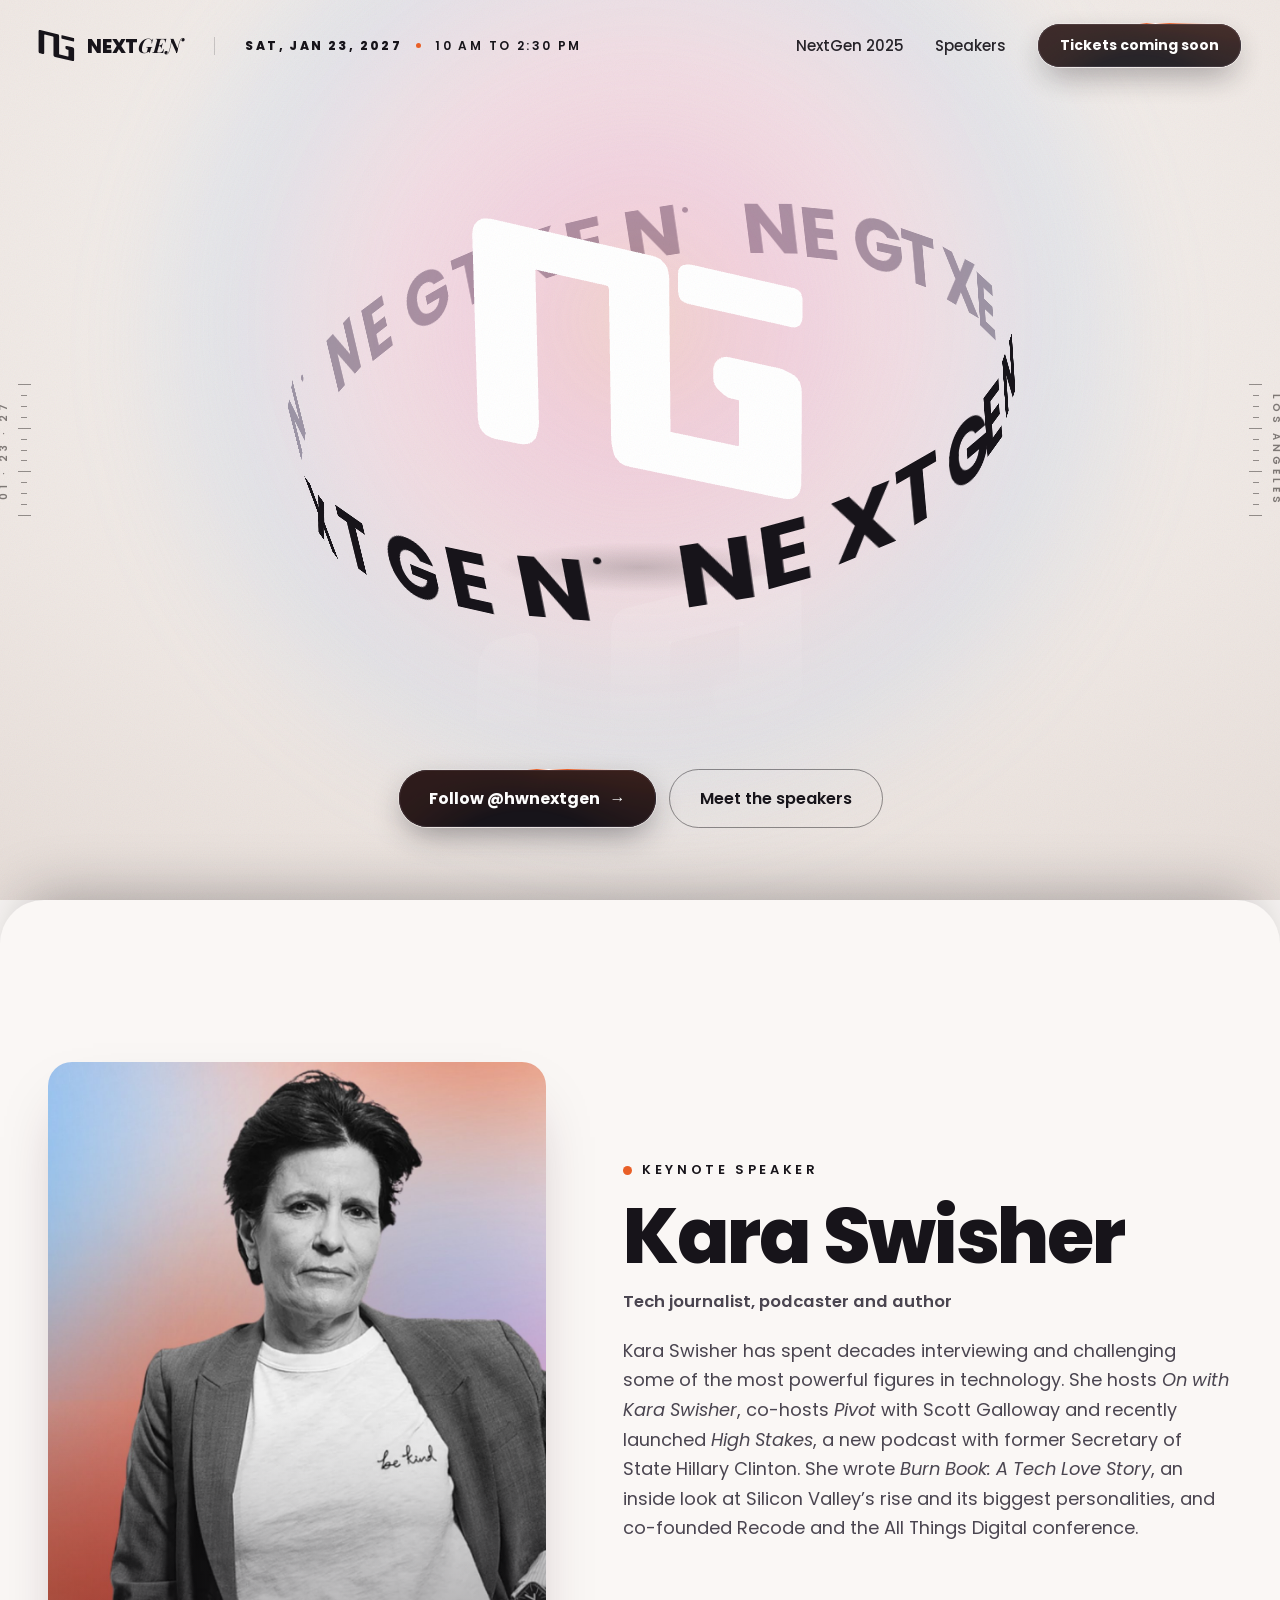
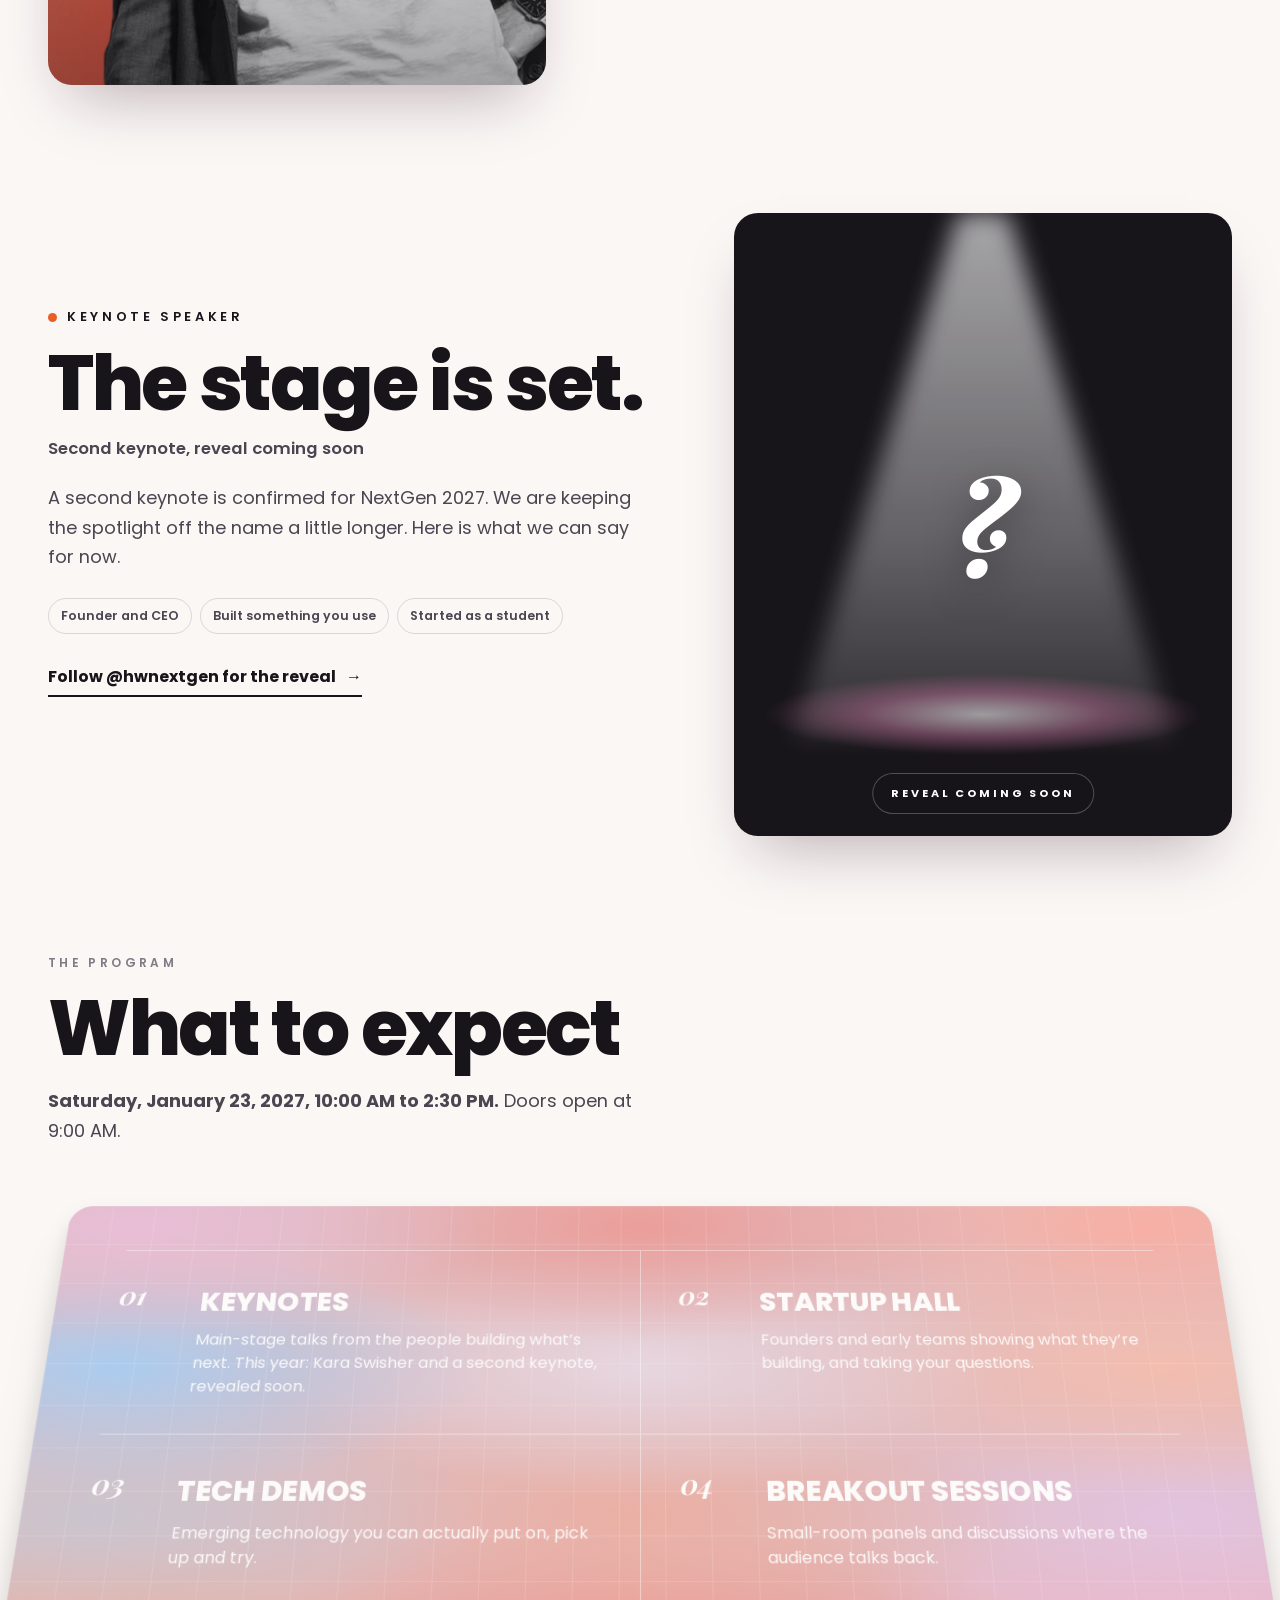
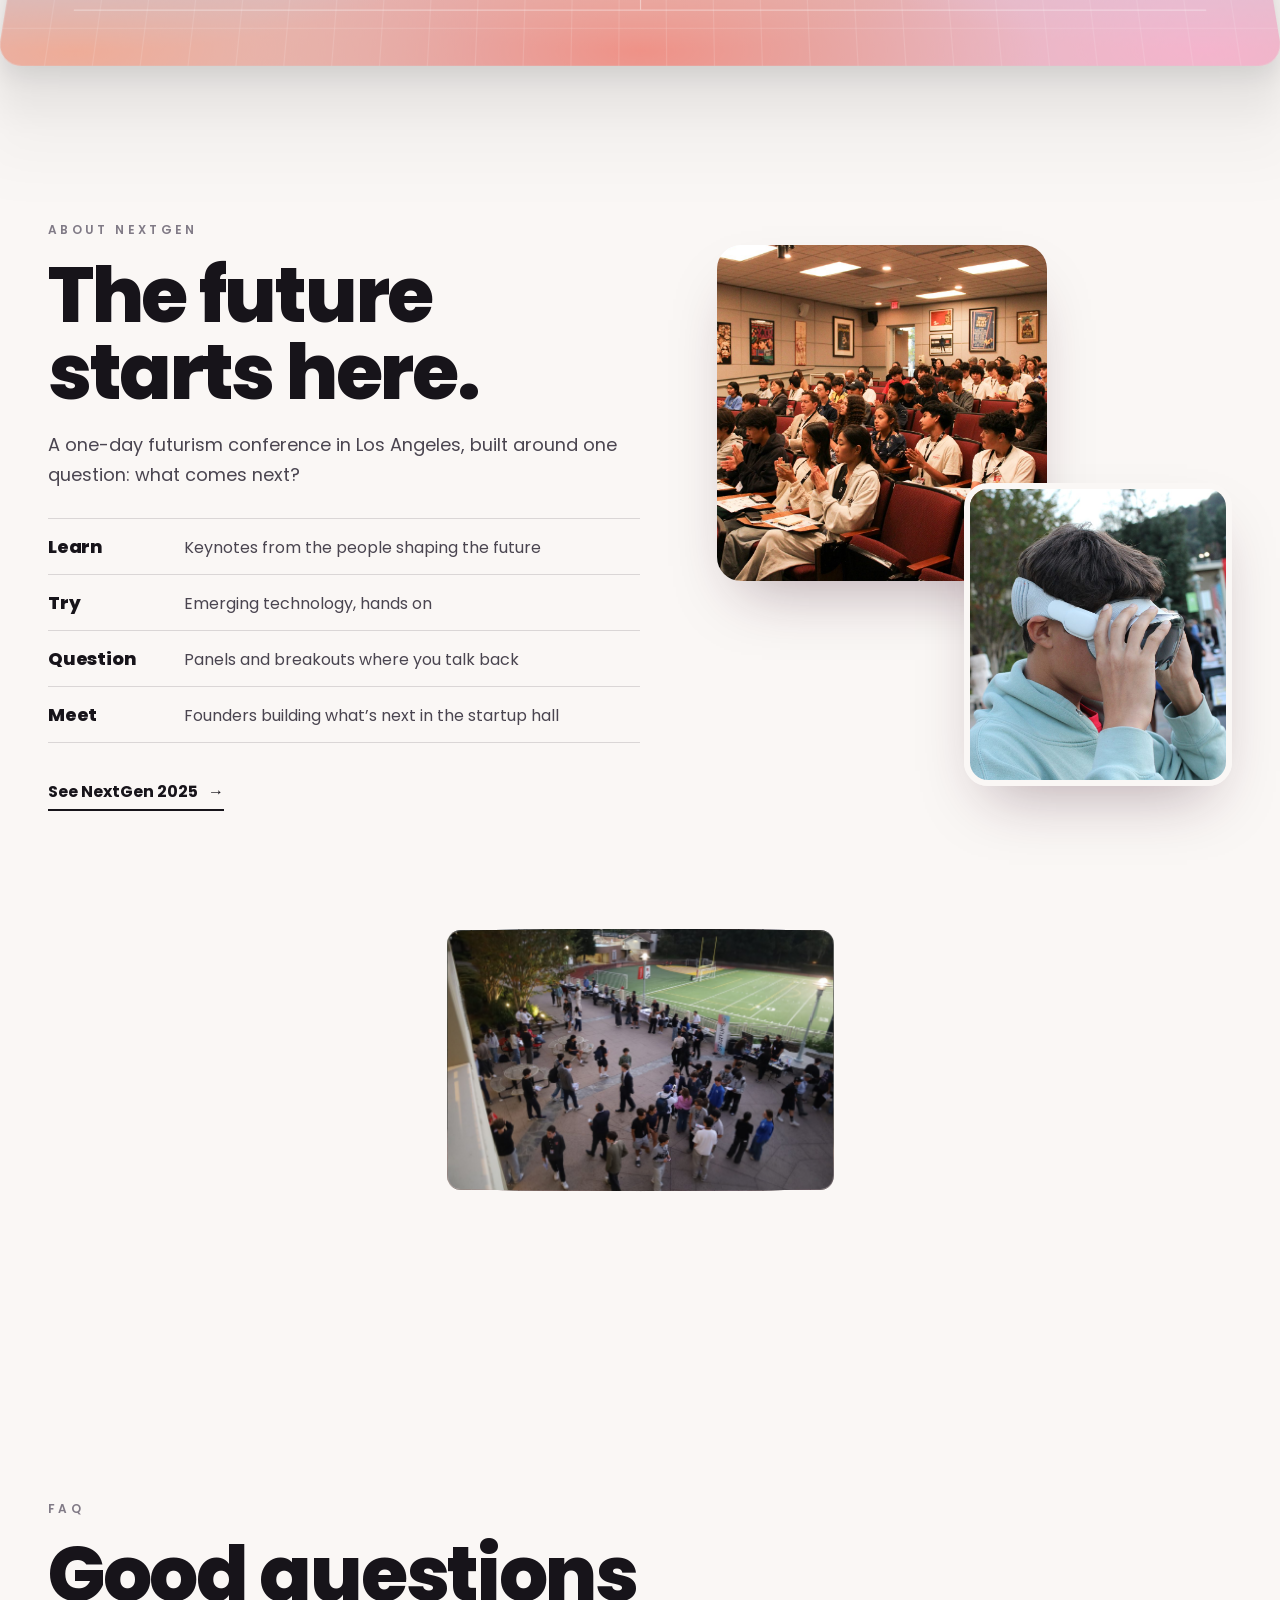
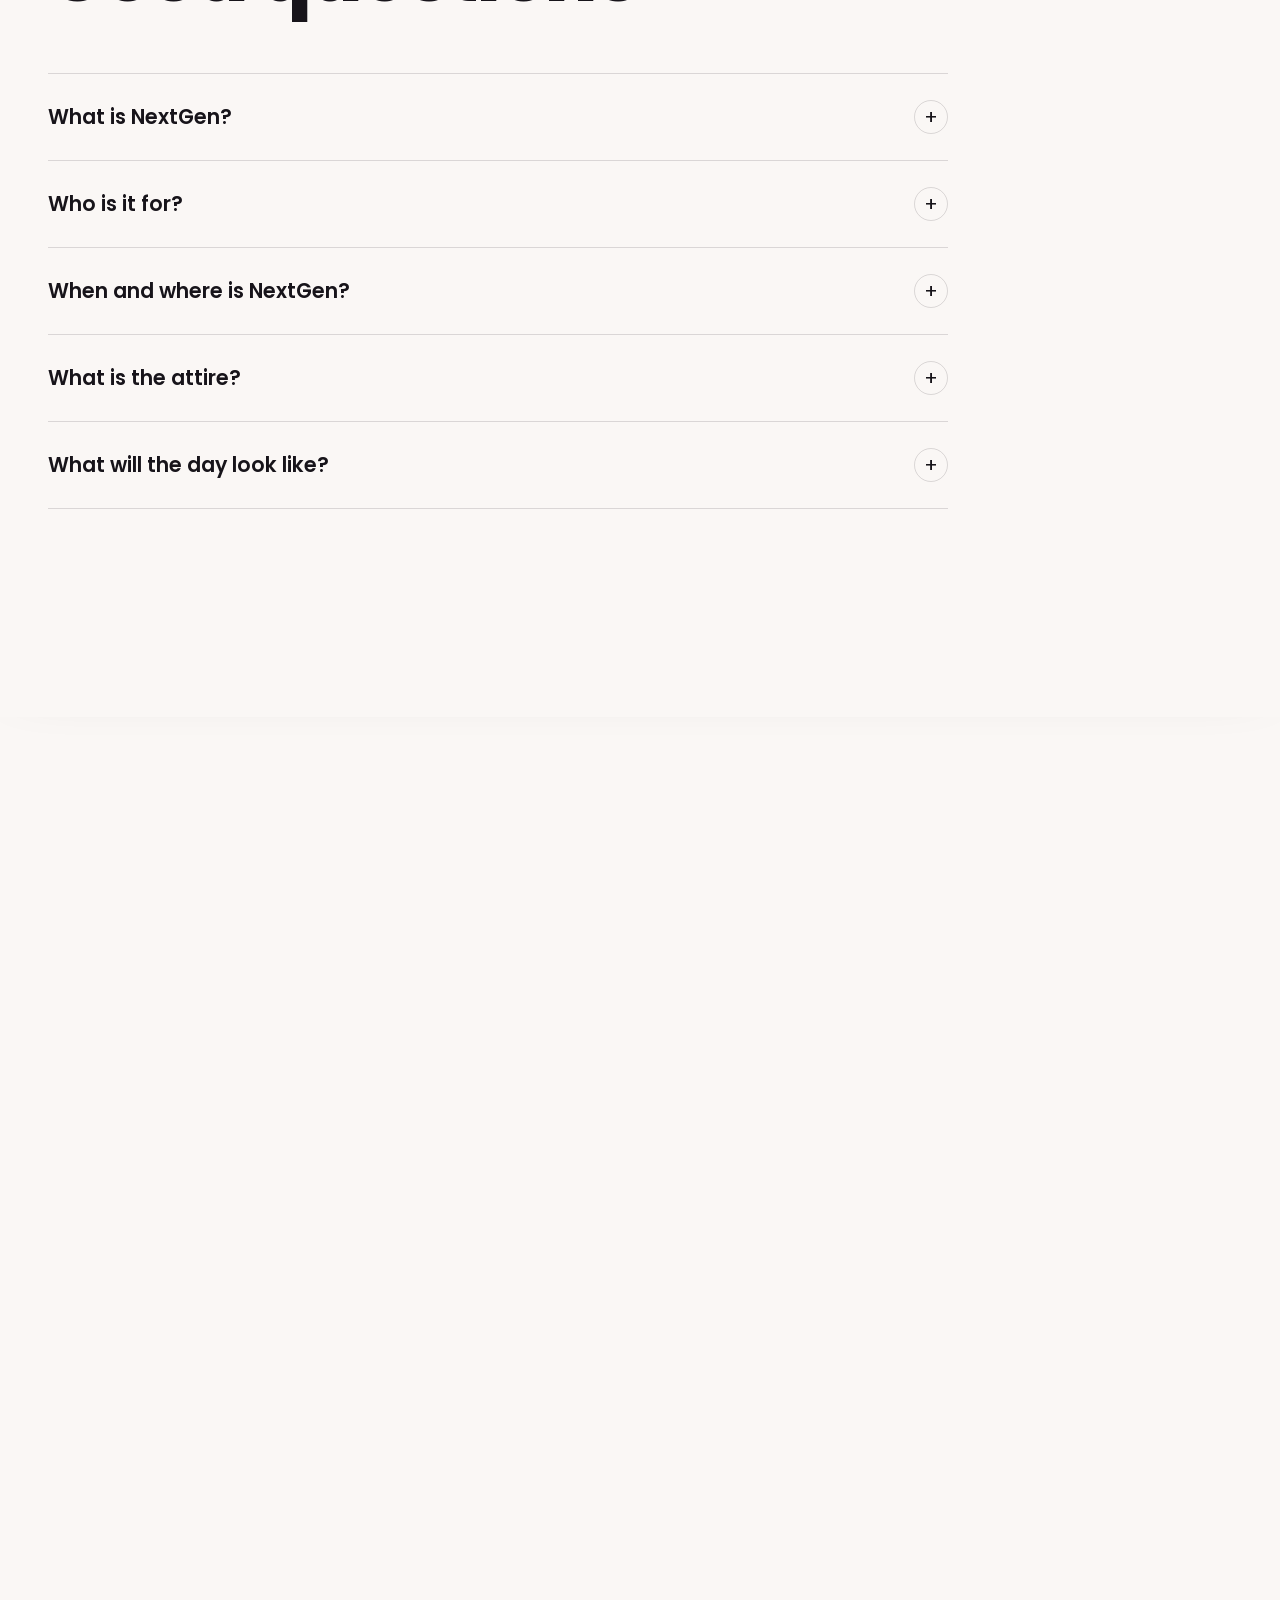
<file: index.html>
<!DOCTYPE html>
<html lang="en">
<head>
<meta charset="UTF-8">
<meta name="viewport" content="width=device-width, initial-scale=1.0, viewport-fit=cover">
<title>NextGen Conference 2027</title>
<meta name="description" content="NextGen is a student-built futurism conference. January 23, 2027 in Los Angeles. Keynotes, panels, breakouts, tech demos and a startup hall.">
<meta name="theme-color" content="#f6f4f2">
<meta property="og:title" content="NextGen Conference · January 23, 2027 · Los Angeles">
<meta property="og:image" content="https://nextgenhw.com/og.jpg">
<meta property="og:url" content="https://nextgenhw.com/">
<meta name="twitter:card" content="summary_large_image">
<meta property="og:description" content="The future starts here. A student-built futurism conference for students and the LA community.">
<link rel="apple-touch-icon" href="apple-touch-icon.png">
<link rel="icon" type="image/png" sizes="512x512" href="favicon.png">
<link rel="icon" href="data:image/svg+xml,%3Csvg xmlns='http://www.w3.org/2000/svg' viewBox='-14 -22 150 150'%3E%3Crect x='-14' y='-14' width='150' height='150' rx='30' fill='%23e95f4a'/%3E%3Cpath fill='%23fff' d='M0.0%204.5%20L0.2%202.9%20L0.6%201.6%20L1.4%200.7%20L2.4%200.1%20L3.8%200.0%20L5.4%200.2%20L64.5%2014.3%20L66.1%2014.9%20L67.5%2015.6%20L68.5%2016.7%20L69.3%2017.9%20L69.7%2019.4%20L69.9%2021.2%20L69.9%2080.7%20L70.0%2081.5%20L70.2%2082.2%20L70.5%2082.8%20L71.0%2083.3%20L71.7%2083.6%20L72.4%2083.9%20L99.3%2090.3%20L100.0%2090.4%20L100.7%2090.3%20L101.2%2090.1%20L101.5%2089.7%20L101.7%2089.1%20L101.8%2088.3%20L101.8%2070.3%20L101.7%2069.5%20L101.5%2068.8%20L101.2%2068.2%20L100.7%2067.7%20L100.0%2067.3%20L99.3%2067.1%20L96.1%2066.3%20L94.7%2065.9%20L93.6%2065.2%20L92.7%2064.3%20L92.0%2063.2%20L91.6%2062.0%20L91.5%2060.5%20L91.5%2058.8%20L91.6%2057.2%20L92.1%2055.9%20L92.8%2055.1%20L93.8%2054.6%20L95.1%2054.4%20L96.7%2054.7%20L115.6%2059.2%20L117.2%2059.7%20L118.6%2060.5%20L119.6%2061.5%20L120.4%2062.8%20L120.8%2064.3%20L121.0%2066.1%20L121.0%20101.7%20L120.8%20103.3%20L120.4%20104.6%20L119.6%20105.5%20L118.6%20106.1%20L117.2%20106.2%20L115.6%20106.0%20L56.1%2091.8%20L54.5%2091.3%20L53.1%2090.5%20L52.1%2089.4%20L51.3%2088.2%20L50.9%2086.7%20L50.7%2084.9%20L50.7%2025.4%20L50.6%2024.6%20L50.4%2023.9%20L50.1%2023.3%20L49.6%2022.8%20L48.9%2022.5%20L48.2%2022.2%20L21.7%2015.9%20L21.0%2015.8%20L20.3%2015.9%20L19.8%2016.1%20L19.5%2016.5%20L19.3%2017.1%20L19.2%2017.9%20L19.2%2077.4%20L19.0%2079.1%20L18.6%2080.4%20L17.8%2081.3%20L16.8%2081.8%20L15.4%2082.0%20L13.8%2081.7%20L5.4%2079.7%20L3.8%2079.2%20L2.4%2078.4%20L1.4%2077.4%20L0.6%2076.1%20L0.2%2074.6%20L0.0%2072.8%20Z%20M77.8%2019.9%20L77.9%2019.2%20L78.1%2018.6%20L78.4%2018.2%20L78.8%2018.0%20L79.4%2017.9%20L80.1%2018.0%20L118.7%2027.2%20L119.4%2027.4%20L120.0%2027.8%20L120.4%2028.2%20L120.7%2028.8%20L120.9%2029.4%20L121.0%2030.2%20L121.0%2037.2%20L120.9%2037.9%20L120.7%2038.4%20L120.4%2038.8%20L120.0%2039.1%20L119.4%2039.1%20L118.7%2039.0%20L80.1%2029.8%20L79.4%2029.6%20L78.8%2029.3%20L78.4%2028.8%20L78.1%2028.3%20L77.9%2027.6%20L77.8%2026.9%20Z'/%3E%3C/svg%3E">
<link rel="preconnect" href="https://fonts.googleapis.com">
<link rel="preconnect" href="https://fonts.gstatic.com" crossorigin>
<link href="https://fonts.googleapis.com/css2?family=Playfair+Display:ital,wght@1,400;1,500;1,700;1,800;1,900&family=Poppins:wght@400;500;600;700;800;900&display=swap" rel="stylesheet">
<style>
  :root {
    --ink: #17141a;
    --ink-2: #4a4550;
    --ink-3: #807a86;
    --paper: #faf7f5;
    --paper-2: #f2ede9;
    --line: rgba(23,20,26,0.14);
    --blue-deep: #2f40e4;
    --blue: #2890d7;
    --blue-soft: #85b3ea;
    --pink: #eb82b6;
    --orange: #e95f27;
    --red: #e93827;
    --sans: 'Poppins', 'Helvetica Neue', Arial, system-ui, sans-serif;
    --serif: 'Playfair Display', 'Didot', 'Bodoni 72', Georgia, serif;
    --mesh:
      radial-gradient(46% 40% at 6% 5%, #d685b7 0%, rgba(214,133,183,0) 68%),
      radial-gradient(46% 40% at 50% 5%, #dd443e 0%, rgba(221,68,62,0) 68%),
      radial-gradient(46% 40% at 94% 5%, #f66751 0%, rgba(246,103,81,0) 68%),
      radial-gradient(46% 40% at 6% 38%, #5aa1e8 0%, rgba(90,161,232,0) 68%),
      radial-gradient(46% 40% at 50% 38%, #d5b5c9 0%, rgba(213,181,201,0) 68%),
      radial-gradient(46% 40% at 94% 38%, #ed8369 0%, rgba(237,131,105,0) 68%),
      radial-gradient(46% 40% at 6% 70%, #9b92a7 0%, rgba(155,146,167,0) 68%),
      radial-gradient(46% 40% at 50% 70%, #db6751 0%, rgba(219,103,81,0) 68%),
      radial-gradient(46% 40% at 94% 70%, #cb8fc9 0%, rgba(203,143,201,0) 68%),
      radial-gradient(46% 40% at 6% 97%, #e36039 0%, rgba(227,96,57,0) 68%),
      radial-gradient(46% 40% at 50% 97%, #e42b17 0%, rgba(228,43,23,0) 68%),
      radial-gradient(46% 40% at 94% 97%, #ef70a4 0%, rgba(239,112,164,0) 68%),
      #c57f89;
    --radius: 24px;
    --shadow: 0 30px 60px -24px rgba(60,20,40,0.35);
    --grad: linear-gradient(100deg, #e93827 0%, #e95f27 22%, #eb82b6 50%, #85b3ea 74%, #2890d7 88%, #2f40e4 100%);
  }
  * { margin: 0; padding: 0; box-sizing: border-box; }
  html { scroll-behavior: smooth; -webkit-text-size-adjust: 100%; }
  body { font-family: var(--sans); color: var(--ink); background: var(--paper); -webkit-font-smoothing: antialiased; overflow-x: hidden; }
  img { display: block; max-width: 100%; }
  a { color: inherit; }
  :focus-visible { outline: 2px solid var(--blue); outline-offset: 3px; border-radius: 4px; }
  .it { font-family: var(--serif); font-style: italic; font-weight: 700; letter-spacing: -0.01em; }
  .wrap { max-width: 1320px; margin: 0 auto; padding: 0 clamp(20px, 4vw, 48px); }
  .eyebrow { font-size: 12px; font-weight: 600; letter-spacing: 0.28em; text-transform: uppercase; color: var(--ink-3); }
  .skip { position: absolute; left: -999px; top: 8px; z-index: 200; background: #fff; padding: 10px 16px; border-radius: 8px; }
  .skip:focus { left: 8px; }

  /* ================= HERO ================= */
  .hero { position: sticky; top: 0; z-index: 0; height: 100vh; height: 100svh; min-height: 620px; overflow: hidden; color: var(--ink); isolation: isolate;
    background: radial-gradient(125% 120% at 50% 28%, #f6f4f2 0%, #efe8e4 46%, #e6ddd8 74%, #d3d5de 100%); }
  .hero::after {
    content: ""; position: absolute; inset: 0; z-index: 60; pointer-events: none; opacity: 0.06; mix-blend-mode: multiply;
    background-image: url("data:image/svg+xml,%3Csvg xmlns='http://www.w3.org/2000/svg' width='160' height='160'%3E%3Cfilter id='n'%3E%3CfeTurbulence type='fractalNoise' baseFrequency='0.85' numOctaves='2' stitchTiles='stitch'/%3E%3C/filter%3E%3Crect width='100%25' height='100%25' filter='url(%23n)'/%3E%3C/svg%3E");
  }

  .nav {
    position: fixed; top: 0; left: 0; right: 0; z-index: 100; color: var(--ink);
    display: flex; align-items: center; justify-content: space-between;
    padding: clamp(16px, 2.6vh, 28px) clamp(20px, 3vw, 44px);
    transition: transform .5s cubic-bezier(.2,.8,.2,1), padding .4s ease, background .4s ease, color .4s ease, box-shadow .4s ease;
  }
  .nav.scrolled { color: var(--ink); background: rgba(250,247,245,0.82); backdrop-filter: blur(16px) saturate(1.2); -webkit-backdrop-filter: blur(16px) saturate(1.2); padding: 11px clamp(20px, 3vw, 44px); box-shadow: 0 1px 0 rgba(23,20,26,0.08), 0 12px 30px -20px rgba(23,20,26,0.35); }
  /* date and time, beside the logo so they follow the page (Nov 20, 2026) */
  .navwhen { margin: 0 auto 0 clamp(18px, 2.4vw, 34px); padding-left: clamp(18px, 2.4vw, 34px); border-left: 1px solid rgba(23,20,26,0.18); display: flex; align-items: center; white-space: nowrap; font-size: 12px; font-weight: 600; letter-spacing: 0.2em; text-transform: uppercase; }
  .navwhen b { font-weight: 800; }
  .navwhen i { width: 5px; height: 5px; border-radius: 50%; background: var(--orange); margin: 0 14px; }
  @media (max-width: 1040px) { .navwhen { display: none; } }
  .nav .pill { font-size: 15px; padding: 13px 24px; background: var(--ink); color: #fff; box-shadow: 0 6px 24px rgba(23,20,26,0.16); }
  .nav.scrolled .pill:not(.cta) { background: var(--ink); color: #fff; box-shadow: none; padding: 10px 18px; font-size: 14px; }
  .nav.scrolled .logo svg { width: 30px; height: 30px; }
  .nav .logo { display: flex; align-items: center; gap: 12px; text-decoration: none; }
  .nav .logo svg { width: 37px; height: 37px; }
  .nav .logo span { font-weight: 800; font-size: 19px; letter-spacing: -0.02em; }   /* Jordan, Oct 30, 2026: letters slightly closer */
  .nav .logo span em { font-family: var(--serif); font-style: italic; font-weight: 700; font-size: 20px; letter-spacing: 0; }
  .nav ul { display: flex; gap: clamp(18px, 2.4vw, 36px); list-style: none; align-items: center; }
  .nav ul a { text-decoration: none; font-size: 15px; font-weight: 500; opacity: 0.92; }
  .nav ul a:hover { opacity: 1; text-decoration: underline; text-underline-offset: 6px; text-decoration-thickness: 1.5px; text-decoration-skip-ink: none; }
  .pill {
    display: inline-flex; align-items: center; gap: 10px; text-decoration: none;
    background: #fff; color: var(--ink); font-weight: 600; font-size: 14px;
    padding: 12px 22px; border-radius: 999px; transition: transform .2s ease, box-shadow .2s ease;
    box-shadow: 0 6px 24px rgba(60,20,30,0.18);
  }
  .pill:hover { transform: translateY(-1px); box-shadow: 0 10px 30px rgba(60,20,30,0.26); }
  .pill .arr { transition: transform .2s ease; }
  .pill:hover .arr { transform: translateX(3px); }
  .pill.dark { background: var(--ink); color: #fff; box-shadow: none; }
  .pill.ghost { background: transparent; color: #fff; border: 1.5px solid rgba(255,255,255,0.8); box-shadow: none; }
  .pill.ghost:hover { background: #fff; color: var(--ink); }
  .hero .pill { font-size: 15px; padding: 13px 24px; }
  .hero .pill { background: var(--ink); color: #fff; box-shadow: 0 6px 24px rgba(23,20,26,0.16); }
  .hero .pill:hover { box-shadow: 0 10px 30px rgba(23,20,26,0.24); }
  .hero .pill.ghost { background: transparent; color: var(--ink); border-color: rgba(23,20,26,0.45); box-shadow: none; }
  .hero .pill.ghost:hover { background: var(--ink); color: #fff; }
  /* primary call to action: one look everywhere, rides along in the sticky nav. Shine ported from the ShinyButton component (conic border, shimmer, breathing glow; animates on hover and focus) */
  @property --gradient-angle { syntax: "<angle>"; initial-value: 0deg; inherits: false; }
  @property --gradient-angle-offset { syntax: "<angle>"; initial-value: 0deg; inherits: false; }
  @property --gradient-percent { syntax: "<percentage>"; initial-value: 5%; inherits: false; }
  @property --gradient-shine { syntax: "<color>"; initial-value: white; inherits: false; }
  .pill.cta {
    --shiny-bg: var(--ink); --shiny-bg-subtle: #2b2731; --shiny-hl: var(--orange); --shiny-hl-subtle: var(--pink);
    --animation: gradient-angle linear infinite; --duration: 3s; --transition: 800ms cubic-bezier(.25,1,.5,1);
    isolation: isolate; position: relative; overflow: hidden; outline-offset: 4px;
    color: #fff; font-size: 16px; font-weight: 700; padding: 16px 30px; border: 1px solid transparent;
    background: linear-gradient(var(--shiny-bg), var(--shiny-bg)) padding-box,
      conic-gradient(from calc(var(--gradient-angle) - var(--gradient-angle-offset)), transparent, var(--shiny-hl) var(--gradient-percent), var(--gradient-shine) calc(var(--gradient-percent) * 2), var(--shiny-hl) calc(var(--gradient-percent) * 3), transparent calc(var(--gradient-percent) * 4)) border-box;
    box-shadow: inset 0 0 0 1px var(--shiny-bg-subtle), 0 12px 32px -8px rgba(23,20,26,0.45);
    transition: var(--transition); transition-property: --gradient-angle-offset, --gradient-percent, --gradient-shine, transform, box-shadow;
  }
  .pill.cta::before, .pill.cta::after { content: ""; pointer-events: none; position: absolute; left: 50%; top: 50%; translate: -50% -50%; z-index: -1; }
  .pill.cta::before { --animation: shimmer linear infinite; width: 100%; aspect-ratio: 1; background: linear-gradient(-50deg, transparent, var(--shiny-hl), transparent); -webkit-mask-image: radial-gradient(circle at bottom, transparent 40%, #000); mask-image: radial-gradient(circle at bottom, transparent 40%, #000); opacity: 0.6; }
  .pill.cta::after { --size: calc(100% + 1rem); width: var(--size); height: var(--size); border-radius: inherit; box-shadow: inset 0 -1ex 2rem 4px var(--shiny-hl); opacity: 0; transition: opacity var(--transition); animation: calc(var(--duration) * 1.5) ctabreathe linear infinite; }
  .pill.cta, .pill.cta::before { animation: var(--animation) var(--duration), var(--animation) calc(var(--duration) / 0.4) reverse paused; animation-composition: add; }
  .pill.cta:is(:hover, :focus-visible) { --gradient-percent: 20%; --gradient-angle-offset: 95deg; --gradient-shine: var(--shiny-hl-subtle); transform: translateY(-2px); box-shadow: inset 0 0 0 1px var(--shiny-bg-subtle), 0 18px 40px -10px rgba(23,20,26,0.5); }
  .pill.cta:is(:hover, :focus-visible), .pill.cta:is(:hover, :focus-visible)::before { animation-play-state: running; }
  .pill.cta:is(:hover, :focus-visible)::after { opacity: 1; }
  .pill.cta:active { translate: 0 1px; }
  @keyframes gradient-angle { to { --gradient-angle: 360deg; } }
  @keyframes shimmer { to { rotate: 360deg; } }
  @keyframes ctabreathe { from, to { scale: 1; } 50% { scale: 1.2; } }
  /* buttons that sit next to each other share one size */
  .hero-cta .pill, .about .links .pill { font-size: 16px; padding: 16px 30px; }
  .pill.ghost { border-width: 1.5px; }
  .nav .pill.cta { font-size: 14px; padding: 11px 22px; white-space: nowrap; }
  .nav.scrolled .pill.cta { font-size: 13px; padding: 10px 18px; }

  .persp { position: absolute; inset: 0; z-index: 10; perspective: 2000px; perspective-origin: 50% 38%; overflow: hidden; pointer-events: none; }
  .persp.front { z-index: 23; }
  .tilt { position: absolute; inset: 0; transform-style: preserve-3d; transform: rotateZ(-9deg) rotateX(-27deg); transform-origin: 50% 38%; }
  .stage { position: absolute; inset: 0; transform-style: preserve-3d; transform-origin: 50% 38%; animation: jorbit 30s linear infinite; will-change: transform; }
  /* ring letters: Poppins Black, flat planes tangent to the ring (no warping). --a is the letter's angle on the ring */
  .glyph {
    position: absolute; left: 50%; top: 38%; width: 0; height: 0; display: grid; place-items: center;
    font-family: var(--sans); font-weight: 700; font-size: 10vh; line-height: 1; color: var(--ink); letter-spacing: 0;
    transform: rotateY(var(--a)) translateZ(var(--r)) rotateY(var(--flip)); backface-visibility: hidden; -webkit-backface-visibility: hidden;
    animation: ghalf 30s linear var(--d) infinite; will-change: opacity;
  }
  .glyph.dot { font-size: 4vh; }
  .persp.back .glyph { color: #9a949e; }
  /* each copy shows its own half of the ring: the front copy while the letter is within 90deg of the camera, the back copy otherwise */
  @keyframes ghalf { 0%, 30% { opacity: 1; visibility: visible; } 30.1%, 69.9% { opacity: 0; visibility: hidden; } 70%, 100% { opacity: 1; visibility: visible; } }
  @keyframes ghalfback { 0%, 19.9% { opacity: 0; visibility: hidden; } 20%, 80% { opacity: 1; visibility: visible; } 80.1%, 100% { opacity: 0; visibility: hidden; } }
  .persp.back .glyph { animation-name: ghalfback; }
  .phrase {
    position: absolute; inset: 0; display: grid; place-items: center;
    font-family: 'Helvetica Neue', Helvetica, Arial, system-ui, sans-serif; font-weight: 900; font-size: 25vh; line-height: 1; letter-spacing: -0.05em;
    white-space: nowrap; color: var(--ink); opacity: 0;
    backface-visibility: hidden; -webkit-backface-visibility: hidden; will-change: opacity;
  }
  .phrase .it { font-weight: 800; letter-spacing: -0.03em; }
  .rise { display: inline-block; will-change: transform; }
  .cond { display: inline-block; transform: scaleX(0.82); transform-origin: center; pointer-events: none; }
  @keyframes jorbit { from { transform: rotateY(0deg); } to { transform: rotateY(-360deg); } }
  @keyframes jfade {
    0% { opacity: 1; visibility: visible; } 8% { opacity: 1; } 16% { opacity: 0; visibility: hidden; }
    84% { opacity: 0; visibility: hidden; } 92% { opacity: 1; visibility: visible; } 100% { opacity: 1; }
  }
  @keyframes jrise {
    0% { transform: translateY(0); } 21% { transform: translateY(0); } 50% { transform: translateY(32vh); }
    78% { transform: translateY(32vh); animation-timing-function: ease-out; } 87% { transform: translateY(0); } 100% { transform: translateY(0); }
  }

  .aura {
    position: absolute; left: 50%; top: 40%; transform: translate(-50%, -50%); z-index: 12; pointer-events: none;
    width: 112vh; height: 112vh; max-width: 120vw; max-height: 120vw; border-radius: 50%;
    background: radial-gradient(circle at 50% 46%, rgba(233,95,39,0.20) 0%, rgba(235,130,182,0.30) 16%, rgba(235,130,182,0.14) 38%, rgba(133,179,234,0.15) 56%, rgba(133,179,234,0) 72%);
    filter: blur(40px); animation: breathe 7s ease-in-out infinite;
  }
  body.aura-orange .aura { width: 81vh; height: 81vh; max-width: 96vw; max-height: 96vw; filter: blur(14px);
    background: radial-gradient(circle at 50% 42%, rgba(238,145,103,0.50) 0%, rgba(233,95,39,0.22) 34%, rgba(133,179,234,0.18) 58%, rgba(133,179,234,0) 70%); }
  body.aura-off .aura { display: none;
  }
  @keyframes breathe { 0%,100% { transform: translate(-50%,-50%) scale(1); opacity: .92; } 50% { transform: translate(-50%,-50%) scale(1.06); opacity: 1; } }
  .hub3 { position: absolute; left: 50%; top: 40%; transform: translate(-50%, -50%); width: min(56vh, 82vw); height: 84vh; z-index: 22; pointer-events: none; }
  .hub3 canvas { width: 100% !important; height: 100% !important; }
  .hub3.flat { display: grid; place-items: center; }
  .hub3.flat svg { width: 62%; height: auto; color: #2c2832; filter: drop-shadow(0 30px 40px rgba(60,20,40,0.35)); }
  .markshadow {
    position: absolute; left: 50%; top: 63vh; transform: translate(-50%, -50%); z-index: 21; pointer-events: none;
    width: 32vh; height: 5.5vh; border-radius: 50%; background: radial-gradient(closest-side, rgba(28,26,25,0.20), rgba(28,26,25,0));
  }
  .buylab {
    position: absolute; left: 50%; top: 58vh; transform: translate(-50%, 0); z-index: 24;
    background: var(--ink); color: #fff; border-radius: 999px; padding: 9px 18px;
    font-size: 11px; font-weight: 700; letter-spacing: 0.24em; pointer-events: none;
    opacity: 0; transition: opacity .25s ease, transform .25s ease;
  }
  body.markhover .buylab { opacity: 1; transform: translate(-50%, -6px); }

  .ruler { position: absolute; top: 50%; transform: translateY(-50%); z-index: 30; display: flex; flex-direction: column; align-items: center; gap: 1.1vh; height: 52vh; justify-content: center; pointer-events: none; }
  .ruler span.t { width: 0.7vh; height: 1px; background: rgba(35,30,28,0.45); }
  .ruler span.T { width: 1.4vh; height: 1px; background: rgba(35,30,28,0.45); }
  .ruler .rlbl { position: absolute; writing-mode: vertical-rl; font-size: 10px; font-weight: 600; letter-spacing: 0.4em; color: rgba(35,30,28,0.55); }

  .hero-foot {
    position: absolute; left: 0; right: 0; bottom: 0; z-index: 40;
    display: grid; grid-template-columns: 1fr; justify-items: center; align-items: end; gap: 24px;
    padding: 0 clamp(20px, 3vw, 44px) clamp(40px, 8vh, 84px);
  }
  .hero-date .kick { font-size: 13px; font-weight: 600; letter-spacing: 0.28em; opacity: 0.9; }
  .hero-date .big { font-weight: 800; font-size: clamp(24px, 2.9vw, 40px); line-height: 1.1; margin-top: 6px; letter-spacing: -0.01em; }
  .hero-date .big .it { font-weight: 700; }
  .hero-cta { display: flex; gap: 12px; justify-content: center; }
  /* narrow screens only: the nav bar has no room for the date there, so it sits as one small line under the bar */
  .hero-when { display: none; position: absolute; left: 0; right: 0; top: 92px; z-index: 40; justify-content: center; align-items: center; white-space: nowrap; font-size: 11px; font-weight: 600; letter-spacing: 0.18em; text-transform: uppercase; color: var(--ink); }
  .hero-when b { font-weight: 800; }
  .hero-when i { width: 5px; height: 5px; border-radius: 50%; background: var(--orange); margin: 0 10px; }
  @media (max-width: 1040px) { .hero-when { display: flex; } }
  .countdown { justify-self: end; text-align: right; }
  .countdown .nums { display: flex; gap: 18px; justify-content: flex-end; }
  .countdown .n { font-weight: 800; font-size: clamp(24px, 2.6vw, 37px); line-height: 1; font-variant-numeric: tabular-nums; }
  .countdown .l { font-size: 11px; font-weight: 600; letter-spacing: 0.24em; opacity: 0.85; margin-top: 6px; }

  @keyframes mq { from { transform: translateX(0); } to { transform: translateX(-50%); } }

  /* ================= SECTIONS ================= */
  /* the page is a sheet that slides up over the pinned hero (mirror of the curtain footer) */
  main { position: relative; z-index: 2; background: var(--paper); border-radius: clamp(24px, 4vw, 44px) clamp(24px, 4vw, 44px) 0 0; box-shadow: 0 -24px 60px -24px rgba(23,20,26,0.35); }
  .curtain { z-index: 2; }
  section.block { padding: clamp(80px, 11vw, 140px) 0; }
  .h2 { font-weight: 800; font-size: clamp(40px, 6vw, 84px); line-height: 1; letter-spacing: -0.03em; }
  .h2 .it { font-weight: 700; letter-spacing: -0.02em; }
  .lead { font-size: clamp(17px, 1.4vw, 20px); line-height: 1.65; color: var(--ink-2); max-width: 56ch; }
  /* one section header everywhere: numbered eyebrow, headline with one italic word, lead of at most two lines */
  .shead { margin-bottom: clamp(36px, 5vw, 60px); max-width: 62ch; }
  .eyebrow i { font-family: var(--serif); font-style: italic; font-weight: 700; font-size: 15px; letter-spacing: 0; text-transform: none; color: var(--ink); margin-right: 14px; }
  .shead .h2 { margin-top: 18px; }
  .shead .lead { margin-top: 20px; }
  .shead.light, .shead.light .eyebrow, .shead.light .eyebrow i, .shead.light .lead { color: #fff; }
  .shead.light .eyebrow, .shead.light .lead { opacity: 0.9; }
  /* venue headline: NextGen measurably larger (venue rule), the venue in the serif accent so it stays the focus */
  .venue .shead { max-width: none; }   /* the 62ch cap would wrap the venue line */
  .vh2 { line-height: 1.04; }
  .vh2 .ng { font-size: 1.18em; }
  .vh2 .it { font-size: 1em; font-weight: 700; letter-spacing: -0.015em; }
  .fstage .eyebrow i { color: #fff; }
  /* every section ends with one of these */
  .more { display: inline-flex; align-items: center; gap: 10px; margin-top: 36px; font-weight: 700; font-size: 16px; color: var(--ink); text-decoration: none; border-bottom: 2px solid var(--ink); padding-bottom: 5px; }
  .more .arr { transition: transform .2s ease; }
  .more:hover .arr { transform: translateX(5px); }
  .more.light { color: #fff; border-color: rgba(255,255,255,0.7); }
  .reveal { opacity: 0; transform: translateY(24px); transition: opacity .8s ease, transform .8s cubic-bezier(.2,.7,.2,1); }
  .reveal.in { opacity: 1; transform: none; }

  /* about */
  .about { display: grid; grid-template-columns: 1.15fr 1fr; gap: clamp(40px, 6vw, 96px); align-items: center; }
  .points { list-style: none; border-top: 1px solid var(--line); }
  .points li { display: grid; grid-template-columns: 120px 1fr; gap: 16px; align-items: baseline; padding: 14px 0; border-bottom: 1px solid var(--line); }
  .points b { font-weight: 800; font-size: 18px; letter-spacing: -0.01em; }
  .points span { color: var(--ink-2); font-size: 16px; line-height: 1.45; }
  .collage { position: relative; aspect-ratio: 1 / 1.05; }
  .collage .ph { position: absolute; overflow: hidden; border-radius: var(--radius); box-shadow: var(--shadow); }
  .collage .ph img { width: 100%; height: 100%; object-fit: cover; }
  .collage .a img { object-position: 50% 40%; }
  .collage .b img { object-position: 50% 30%; }
  .collage .a { left: 0; top: 0; width: 64%; height: 62%; }
  .collage .b { right: 0; bottom: 0; width: 52%; height: 56%; border: 6px solid var(--paper); }
  /* program */
  .tilt-wrap { perspective: 1200px; }
  .program { position: relative; color: #fff; border-radius: var(--radius); overflow: hidden; isolation: isolate; padding: clamp(28px, 4vw, 64px) clamp(24px, 5vw, 72px); box-shadow: var(--shadow);
    transform-origin: 50% 0; transform: rotateX(18deg) scale(0.96); opacity: 0.5; will-change: transform, opacity;
    box-shadow: 0 9px 20px rgba(0,0,0,0.18), 0 37px 37px rgba(0,0,0,0.12), 0 84px 50px rgba(0,0,0,0.06); }
  .program .bgm { position: absolute; inset: 0; z-index: -2; background: var(--mesh); }
  .program::before {
    content: ""; position: absolute; inset: 0; z-index: -1; opacity: 0.5;
    background-image: linear-gradient(rgba(255,255,255,0.28) 1px, transparent 1px), linear-gradient(90deg, rgba(255,255,255,0.28) 1px, transparent 1px);
    background-size: 44px 44px;
  }
  .items { display: grid; grid-template-columns: repeat(2, 1fr); gap: 0; border-top: 1px solid rgba(255,255,255,0.45); }
  .item { padding: clamp(24px, 3vw, 36px) 0; border-bottom: 1px solid rgba(255,255,255,0.45); display: grid; grid-template-columns: 70px 1fr; gap: 12px; }
  .item:nth-child(odd) { padding-right: clamp(20px, 3vw, 40px); }
  .item:nth-child(even) { padding-left: clamp(20px, 3vw, 40px); border-left: 1px solid rgba(255,255,255,0.45); }
  .item .num { font-family: var(--serif); font-style: italic; font-weight: 700; font-size: 28px; line-height: 1; }
  .item h3 { font-weight: 800; font-size: clamp(22px, 2.2vw, 30px); letter-spacing: -0.01em; text-transform: uppercase; }
  .item p { margin-top: 8px; font-size: 16px; line-height: 1.55; opacity: 0.95; }

  /* keynote */
  .keynote { display: grid; grid-template-columns: 0.9fr 1.1fr; gap: clamp(32px, 6vw, 96px); align-items: center; }
  .keynote.flip { grid-template-columns: 1.1fr 0.9fr; margin-top: clamp(72px, 10vw, 140px); }   /* second keynote: photo on the right */
  .keynote.flip > .kwrap { order: 2; }
  .kwrap { perspective: 1400px; }
  .kphoto { position: relative; border-radius: var(--radius); overflow: hidden; aspect-ratio: 4 / 5; box-shadow: var(--shadow); isolation: isolate;
    transform: rotateX(var(--rx, 0deg)) rotateY(var(--ry, 0deg)) translateY(var(--py, 0px)); transition: transform .6s cubic-bezier(.2,.8,.2,1), box-shadow .5s ease; will-change: transform; }
  .kphoto.live { transition: transform .35s cubic-bezier(.2,.8,.2,1), box-shadow .5s ease; box-shadow: 0 60px 100px -36px rgba(60,20,40,0.55); }
  .kphoto img { width: 100%; height: 100%; object-fit: cover; object-position: 50% 20%; transform: scale(1.04) translate(var(--ix, 0px), var(--iy, 0px)); transition: transform .6s cubic-bezier(.2,.8,.2,1); }
  .kphoto.live img { transition: transform .45s cubic-bezier(.2,.8,.2,1); }
  .kphoto::after { content: ""; position: absolute; inset: 0; pointer-events: none; opacity: 0; transition: opacity .4s ease, background-position .35s ease;
    background: radial-gradient(420px circle at var(--gx, 50%) var(--gy, 50%), rgba(255,255,255,0.28), rgba(255,255,255,0) 60%); }
  .kphoto.live::after { opacity: 1; }
  .kphoto::before { content: ""; position: absolute; inset: 0; z-index: 1; pointer-events: none; background: linear-gradient(to top, rgba(23,20,26,0.35), rgba(23,20,26,0) 45%); }
  .kfacts { margin-top: 26px; display: flex; gap: 8px; flex-wrap: nowrap; }
  .kfacts span { font-size: 12.5px; font-weight: 600; padding: 8px 12px; white-space: nowrap; border-radius: 999px; border: 1.5px solid var(--line); color: var(--ink-2); transition: color .25s ease, border-color .25s ease, transform .25s ease; }
  .kfacts span:hover { color: var(--ink); border-color: var(--ink); transform: translateY(-2px); }
  .kphoto .ktag { position: absolute; z-index: 2; left: 18px; top: 18px; background: var(--mesh); color: #fff; font-size: 11px; font-weight: 700; letter-spacing: 0.26em; text-transform: uppercase; padding: 10px 16px; border-radius: 999px; }
  /* keynote label: badge on the photo plus the eyebrow directly above the name (was floating over the photo column) */
  .klab { display: flex; align-items: center; gap: 10px; margin-bottom: 18px; color: var(--ink); font-size: 13px; }
  .klab::before { content: ""; width: 9px; height: 9px; border-radius: 50%; background: var(--orange); }
  .krole { margin-top: 14px; font-size: clamp(16px, 1.3vw, 19px); font-weight: 600; color: var(--ink-2); }
  .note { margin-top: 28px; font-size: 15px; color: var(--ink-2); }

  /* photo reel: vanilla port of the 21st.dev TiltedGridHero (tiles sliced into facets of a cylinder; see second script) */
  .reel { position: relative; overflow: hidden; container-type: size; height: clamp(260px, 25vw, 480px); margin-top: clamp(56px, 7vw, 96px);
    -webkit-mask-image: linear-gradient(90deg, transparent 5%, #000 22%, #000 78%, transparent 95%); mask-image: linear-gradient(90deg, transparent 5%, #000 22%, #000 78%, transparent 95%); }
  .reel-band { position: absolute; inset: 0; pointer-events: none; opacity: 0; transition: opacity .5s ease; }
  .reel-tile { position: absolute; transform-style: preserve-3d; }
  .reel-strip { position: absolute; top: 0; overflow: hidden; background: var(--paper-2); }
  .reel-strip.first { border-radius: 14px 0 0 14px; }
  .reel-strip.last { border-radius: 0 14px 14px 0; }
  .reel-strip img { position: absolute; top: 0; max-width: none; object-fit: cover; display: block; }
  .reel:hover .reel-tile { animation-play-state: paused; }

  /* venue */
  .venue { position: relative; overflow: hidden; color: #fff; background: var(--mesh); isolation: isolate; }
  .venue .ghost {
    position: absolute; inset: 0; z-index: -1; display: grid; place-items: center; pointer-events: none;
    font-weight: 900; font-size: clamp(120px, 24vw, 360px); letter-spacing: -0.05em; color: rgba(255,255,255,0.14); white-space: nowrap;
  }
  .venue .inner { display: grid; grid-template-columns: 1.45fr 1fr; gap: clamp(32px, 5vw, 80px); align-items: center; }
  .venue .details { position: relative; background: rgba(255,255,255,0.14); border: 1px solid rgba(255,255,255,0.4); backdrop-filter: blur(10px); -webkit-backdrop-filter: blur(10px); border-radius: var(--radius); padding: clamp(24px, 3vw, 36px); box-shadow: var(--shadow); }
  .venue .details dl { display: grid; grid-template-columns: auto 1fr; gap: 14px 22px; font-size: 16px; }
  .venue .details dt { font-size: 12px; font-weight: 600; letter-spacing: 0.24em; opacity: 0.85; padding-top: 3px; }
  .venue .details dd { font-weight: 500; line-height: 1.45; }
  .venue .details .pill { margin-top: 26px; }

  /* faq */
  .faqlist { max-width: 900px; }
  .faq details { border-top: 1px solid var(--line); }
  .faq details:last-child { border-bottom: 1px solid var(--line); }
  .faq summary { list-style: none; cursor: pointer; display: flex; justify-content: space-between; align-items: center; gap: 24px; padding: 26px 0; font-weight: 600; font-size: clamp(18px, 1.6vw, 22px); }
  .faq summary::-webkit-details-marker { display: none; }
  .faq summary .pm { flex: none; width: 34px; height: 34px; border-radius: 50%; border: 1.5px solid var(--line); display: grid; place-items: center; font-size: 20px; font-weight: 400; transition: transform .25s ease, background .25s ease, color .25s ease; }
  .faq details[open] summary .pm { transform: rotate(45deg); background: var(--ink); color: #fff; border-color: var(--ink); }
  .faq details p { padding: 0 60px 28px 0; font-size: 17px; line-height: 1.65; color: var(--ink-2); }

  /* curtain stage (tickets + footer) */
  .curtain { position: relative; height: 100vh; height: 100svh; clip-path: polygon(0 0, 100% 0, 100% 100%, 0 100%); }
  .fstage { position: fixed; left: 0; bottom: 0; width: 100%; height: 100vh; height: 100svh; z-index: 0; overflow: hidden; color: #fff; isolation: isolate;
    display: flex; flex-direction: column; justify-content: space-between; }
  .fstage .bgm { position: absolute; inset: -10%; z-index: -3; background: var(--mesh); filter: blur(10px); }
  .fstage .grid { position: absolute; inset: 0; z-index: -2; pointer-events: none; opacity: 0.35;
    background-image: linear-gradient(rgba(255,255,255,0.35) 1px, transparent 1px), linear-gradient(90deg, rgba(255,255,255,0.35) 1px, transparent 1px); background-size: 60px 60px;
    -webkit-mask-image: linear-gradient(to bottom, transparent, #000 30%, #000 70%, transparent); mask-image: linear-gradient(to bottom, transparent, #000 30%, #000 70%, transparent); }
  .fstage .rep { position: absolute; inset: 0; z-index: -1; display: flex; flex-direction: column; justify-content: center; align-items: center; pointer-events: none; will-change: transform, opacity; }
  .fstage .rep span { font-weight: 900; font-size: clamp(60px, 11vw, 170px); line-height: 0.92; letter-spacing: -0.03em; color: transparent; -webkit-text-stroke: 1.5px rgba(255,255,255,0.16); white-space: nowrap; }
  .fstage .strip { position: relative; z-index: 2; margin-top: 100px; /* clears the fixed nav bar */ transform: rotate(-2deg) scale(1.08); border-top: 1px solid rgba(255,255,255,0.35); border-bottom: 1px solid rgba(255,255,255,0.35); background: rgba(255,255,255,0.16); overflow: hidden; padding: 12px 0; }
  /* no backdrop blur on the strip, at any width: Safari drops the marquee text when the strip declares one (always on iOS, now and then on the Mac). Oct 31, Nov 4 */
  .fstage .strip .mqt { display: flex; width: max-content; font-size: 12px; font-weight: 700; letter-spacing: 0.3em; text-transform: uppercase; }
  .fstage .strip .mqt span { padding: 0 1.6em; }
  .fstage .strip .mqt i { font-style: normal; opacity: 0.6; }
  .fstage .mid { position: relative; z-index: 2; text-align: center; padding: 0 clamp(20px, 4vw, 48px) 9vh; flex: 1; display: flex; flex-direction: column; justify-content: center; align-items: center; }
  .fstage .h2 { font-size: clamp(48px, 9vw, 140px); }
  .fstage .lead.when i { font-style: normal; opacity: 0.7; }
  .fstage .lead.when { font-weight: 700; font-size: clamp(17px, 1.7vw, 24px); }
  .fstage .lead { color: rgba(255,255,255,0.92); margin: 20px auto 0; text-align: center; }
  .fstage .btns { margin-top: 44px; display: flex; gap: 18px; justify-content: center; flex-wrap: wrap; }
  .fstage .btns .pill { font-size: clamp(18px, 1.6vw, 24px); padding: clamp(18px, 1.6vw, 26px) clamp(34px, 3vw, 52px); }
  .fstage .links { margin-top: 22px; display: flex; gap: 10px; justify-content: center; flex-wrap: wrap; }
  .glass { display: inline-flex; align-items: center; gap: 8px; text-decoration: none; color: #fff; font-weight: 600; font-size: 13px; padding: 10px 18px; border-radius: 999px;
    background: linear-gradient(145deg, rgba(255,255,255,0.18), rgba(255,255,255,0.06)); border: 1px solid rgba(255,255,255,0.35); backdrop-filter: blur(16px); -webkit-backdrop-filter: blur(16px);
    box-shadow: 0 10px 30px -10px rgba(60,20,40,0.35), inset 0 1px 1px rgba(255,255,255,0.35); transition: background .4s ease, border-color .4s ease, box-shadow .4s ease; }
  .glass:hover { background: linear-gradient(145deg, rgba(255,255,255,0.3), rgba(255,255,255,0.1)); border-color: rgba(255,255,255,0.6); box-shadow: 0 20px 40px -10px rgba(60,20,40,0.45), inset 0 1px 1px rgba(255,255,255,0.5); }
  .fstage .disc { position: relative; z-index: 2; margin: 0 auto 18px; padding: 0 clamp(20px, 3vw, 44px); max-width: 78ch; text-align: center; font-size: 14px; font-weight: 500; line-height: 1.6; color: rgba(255,255,255,0.9); }
  .fstage .bottom { position: relative; z-index: 2; display: grid; grid-template-columns: 1fr auto 1fr; align-items: center; gap: 16px; padding: 0 clamp(20px, 3vw, 44px) clamp(18px, 3vh, 32px); font-size: 11px; font-weight: 600; letter-spacing: 0.22em; text-transform: uppercase; color: rgba(255,255,255,0.85); }
  .fstage .bottom > :first-child { justify-self: start; }
  .fstage .bottom .badge { justify-self: center; }
  .fstage .bottom .totop { justify-self: end; }
  .fstage .bottom .glass { font-size: 11px; letter-spacing: 0.18em; text-transform: uppercase; }
  .fstage .bottom .glass b { font-weight: 800; letter-spacing: 0; text-transform: none; font-size: 13px; }
  .totop { width: 44px; height: 44px; padding: 0; justify-content: center; cursor: pointer; font-family: inherit; }
  .totop svg { width: 18px; height: 18px; transition: transform .3s ease; }
  .totop:hover svg { transform: translateY(-3px); }
  .fstage .in { opacity: 0; transform: translateY(50px); will-change: transform, opacity; }

  /* responsive */
  @media (max-width: 960px) {
    .nav ul li.hm { display: none; }
    .hero-foot { grid-template-columns: 1fr; text-align: center; gap: 16px; }
    .countdown { justify-self: center; text-align: center; }
    .countdown .nums { justify-content: center; }
    .hero-date { text-align: center; }
    .about, .faq, .venue .inner, .keynote, .keynote.flip { grid-template-columns: 1fr; }
    .keynote.flip > .kwrap { order: 0; }
    .kfacts { flex-wrap: wrap; }
    .kphoto { max-width: 440px; }
    footer .top { grid-template-columns: 1fr 1fr; }
    .ruler { display: none; }
  }
  @media (max-width: 640px) {
    .nav ul li.hs { display: none; }
    .nav .pill.cta { font-size: 13px; padding: 10px 16px; }
    .glyph { font-size: 5.6vh; top: 40%; }
    .glyph.dot { font-size: 2.6vh; }
    .aura { animation: none; filter: blur(18px); width: 110vw; height: 110vw; max-width: none; max-height: none; }   /* phones: a 112vh blur(40px) layer re-blurred every frame by the breathe animation was the main jank */
    .glyph { will-change: transform, opacity; }
    .hub3 { width: 70vw; height: 62vh; }   /* phones: the mark's on-screen size follows the canvas HEIGHT (vertical fov); 84vh swallowed the ring */
    .tilt { transform: rotateZ(-8deg) rotateX(-26deg); transform-origin: 50% 40%; }   /* phones were nearly flat (-12deg) and read as a band through the mark (Oct 31) */
    .persp { perspective-origin: 50% 40%; }
    .stage { transform-origin: 50% 40%; }
    .hero-cta .pill.ghost { display: none; }
    .reel { height: 230px; margin-top: 40px; }
    section.block { padding: 64px 0; }   /* phones: 80px top and bottom stacked into 160px of cream between sections (iPhone check, Oct 30) */
    .items { grid-template-columns: 1fr; }
    .item:nth-child(even) { padding-left: 0; border-left: 0; }
    .item:nth-child(odd) { padding-right: 0; }
    .faq details p { padding-right: 0; }
    .fstage .bottom { grid-template-columns: 1fr; justify-items: center; text-align: center; gap: 12px; }
    .fstage .bottom > :first-child, .fstage .bottom .badge, .fstage .bottom .totop { justify-self: center; }
    .fstage .strip { margin-top: 72px; }
    .fstage .lead.when { margin-top: 12px; font-size: 17px; line-height: 1.45; }   /* phones: date and time on a line each, and the stack tightened to make room for them */
    .fstage .lead.when span { display: block; }
    .fstage .lead.when i { display: none; }
    .fstage .btns { margin-top: 26px; }
    .fstage .mid { padding-bottom: 3vh; }   /* phones: sits just under the nav, clear of the headline */
    .fstage .strip .mqt { font-size: 11px; }
  }
  @media (prefers-reduced-motion: reduce) {
    .aura { animation: none !important; }
    .stage { animation: none !important; }
    .stage, .glyph { animation: none !important; }
    .phrase:first-child { opacity: 1 !important; }
    .rise { animation: none !important; }
    .reveal { opacity: 1; transform: none; transition: none; }
    .pill.cta, .pill.cta::before, .pill.cta::after { animation: none !important; }
    html { scroll-behavior: auto; }
  }
</style>

<style id="mystery-keynote">
  /* mystery keynote cards. Sizes inside a card are in cqw so the art scales with the card. Variant classes are km-<key>:
     bare names like stage, glass and lock already mean something else on this site. */
  .kphoto.kmyst { background: var(--mesh); container-type: inline-size; color: #fff; }
  .kmyst .sil { position: absolute; inset: 0; width: 100%; height: 100%; display: block; }
  .kmyst .sil .body { fill: #17141a; filter: blur(3px); }
  .kmyst .q { position: absolute; left: 50%; top: 38%; transform: translate(-50%, -50%); z-index: 2; font-family: var(--serif); font-style: italic; font-weight: 700;
    font-size: 26cqw; line-height: 1; color: #fff; text-shadow: 0 2cqw 8cqw rgba(0,0,0,0.35); animation: kmq 4.5s ease-in-out infinite; }
  .kmyst .q.big { top: 46%; font-size: 56cqw; }
  .kmyst .sweep { position: absolute; top: -20%; bottom: -20%; left: 0; width: 45%; z-index: 2; pointer-events: none;
    background: linear-gradient(100deg, rgba(255,255,255,0) 0%, rgba(255,255,255,0.20) 50%, rgba(255,255,255,0) 100%);
    transform: translateX(-160%) skewX(-14deg); animation: kmsweep 5.5s ease-in-out infinite; }
  .kmyst .soon { position: absolute; left: 50%; bottom: 22px; transform: translateX(-50%); z-index: 3; white-space: nowrap; background: rgba(23,20,26,0.84); color: #fff;
    font-size: 11px; font-weight: 700; letter-spacing: 0.26em; text-transform: uppercase; padding: 11px 18px; border-radius: 999px; border: 1px solid rgba(255,255,255,0.25); }
  .kmyst .rings { position: absolute; inset: 0; display: grid; place-items: center; }
  .kmyst .rings i { grid-area: 1 / 1; border-radius: 50%; border: 1.5px solid rgba(255,255,255,0.38); width: 46%; aspect-ratio: 1; }
  .kmyst .rings i:nth-child(2) { width: 72%; border-color: rgba(255,255,255,0.24); }
  .kmyst .rings i:nth-child(3) { width: 100%; border-color: rgba(255,255,255,0.13); }
  /* C: classified file */
  .kmyst.km-file { background: radial-gradient(90% 50% at 100% 0%, rgba(133,179,234,0.20), rgba(23,20,26,0) 70%), #17141a; }
  .kmyst.km-file .doc { position: absolute; left: 9%; right: 9%; top: 9%; }
  .kmyst .hd { display: flex; justify-content: space-between; align-items: baseline; font-size: 2.5cqw; font-weight: 600; letter-spacing: 0.26em; text-transform: uppercase; color: rgba(255,255,255,0.6); padding-bottom: 3.4cqw; border-bottom: 1px solid rgba(255,255,255,0.18); }
  .kmyst .hd b { color: #fff; font-weight: 700; }
  .kmyst.km-file dl { margin: 4.4cqw 0 0; display: block; }   /* block, not grid: a grid gap also lands between each label and its bar and pushed the last row under the pill on phones */
  .kmyst.km-file dt { font-size: 2.4cqw; line-height: 1.5; font-weight: 600; letter-spacing: 0.26em; text-transform: uppercase; color: rgba(255,255,255,0.55); margin: 4.6cqw 0 1.8cqw; padding: 0; }
  .kmyst.km-file dt:first-child { margin-top: 0; }
  .kmyst.km-file dd { margin: 0; display: flex; gap: 2.2cqw; }
  .kmyst.km-file dd i { display: block; height: 6.4cqw; border-radius: 1cqw; background: linear-gradient(90deg, #85b3ea, #eb82b6 55%, #e95f27); }
  .kmyst.km-file dd.ok { font-size: 6cqw; line-height: 1.2; font-weight: 800; letter-spacing: -0.01em; color: #fff; }
  .kmyst.km-file .stamp { position: absolute; right: 7%; bottom: 24%; z-index: 2; transform: rotate(-11deg); border: 0.7cqw solid #e95f27; color: #e95f27; border-radius: 1.6cqw;
    font-size: 4.6cqw; font-weight: 800; letter-spacing: 0.22em; text-transform: uppercase; padding: 1.6cqw 3.2cqw 1.6cqw 3.6cqw; }
  /* D: lock */
  .kmyst .lockico { position: absolute; left: 50%; top: 46%; width: 34%; transform: translate(-50%, -50%); z-index: 2; filter: drop-shadow(0 2cqw 5cqw rgba(60,20,40,0.35)); }
  .kmyst .lockico rect { fill: #fff; }
  .kmyst .lockico .sh { fill: none; stroke: #fff; stroke-width: 5.5; stroke-linecap: round; }
  .kmyst .lockico .hole { fill: #17141a; }
  /* E: fluted glass over a soft figure */
  .kmyst.km-glass .sil .body { filter: blur(9px); }
  .kmyst .flutes { position: absolute; inset: 0; z-index: 1;
    background: repeating-linear-gradient(90deg, rgba(255,255,255,0.26) 0cqw, rgba(255,255,255,0.03) 2.4cqw, rgba(23,20,26,0.12) 4.4cqw, rgba(255,255,255,0.26) 4.6cqw); }
  /* F: three clues */
  .kmyst.km-clues { background: radial-gradient(130% 62% at 50% 118%, rgba(233,95,39,0.62), rgba(235,130,182,0.28) 46%, rgba(23,20,26,0) 72%), #17141a; }
  .kmyst.km-clues .cl { position: absolute; left: 9%; right: 9%; top: 9%; }
  .kmyst.km-clues ol { list-style: none; margin: 0; padding: 0; }
  .kmyst.km-clues li { display: grid; grid-template-columns: 13cqw 1fr; align-items: baseline; padding: 5cqw 0; border-bottom: 1px solid rgba(255,255,255,0.16); }
  .kmyst.km-clues li em { font-family: var(--serif); font-style: italic; font-weight: 700; font-size: 5.4cqw; color: #eb82b6; }
  .kmyst.km-clues li span { font-size: 7cqw; font-weight: 800; line-height: 1.12; letter-spacing: -0.02em; }
  /* G: empty spotlight */
  .kmyst.km-stage { background: #17141a; }
  .kmyst .cone { position: absolute; inset: 0; filter: blur(2.4cqw); }
  .kmyst .cone i { position: absolute; inset: 0; clip-path: polygon(45% 0, 55% 0, 88% 84%, 12% 84%); background: linear-gradient(to bottom, rgba(255,255,255,0.62), rgba(255,255,255,0.07)); }
  .kmyst .pool { position: absolute; left: 6%; right: 6%; bottom: 13%; height: 13%; border-radius: 50%;
    background: radial-gradient(closest-side, rgba(255,255,255,0.66), rgba(235,130,182,0.42) 55%, rgba(233,95,39,0) 100%); }
  .kmyst.km-stage .q { top: 50%; }
  @keyframes kmsweep { 0%, 55% { transform: translateX(-160%) skewX(-14deg); } 100% { transform: translateX(340%) skewX(-14deg); } }
  @keyframes kmq { 0%, 100% { opacity: 0.9; transform: translate(-50%, -50%) scale(1); } 50% { opacity: 1; transform: translate(-50%, -50%) scale(1.05); } }
  .kmore { display: inline-flex; align-items: center; gap: 10px; margin-top: 30px; font-weight: 700; font-size: 16px; color: var(--ink); text-decoration: none; padding-bottom: 6px; border-bottom: 2px solid var(--ink); }
  .kmore .arr { transition: transform .25s ease; }
  .kmore:hover .arr { transform: translateX(5px); }
  /* comparison page only */
  .vtag { display: flex; flex-wrap: wrap; gap: 6px 16px; align-items: baseline; margin-bottom: 30px; font-size: 13px; font-weight: 600; color: var(--ink-3); }
  .vtag b { font-size: 12px; font-weight: 800; letter-spacing: 0.24em; text-transform: uppercase; color: #fff; background: var(--ink); border-radius: 999px; padding: 7px 14px; }
  .vtag strong { font-size: 17px; font-weight: 800; color: var(--ink); }
  .vsec + .vsec { border-top: 1px solid rgba(23,20,26,0.12); }
  @media (prefers-reduced-motion: reduce) { .kmyst .sweep, .kmyst .q { animation: none; } }
</style>
</head>
<body>
<a class="skip" href="#about">Skip to content</a>

<nav class="nav" id="nav" aria-label="Primary">
    <a class="logo" href="nextgen-site.html" aria-label="NextGen home">
      <svg viewBox="-2 -2 126 110" aria-hidden="true"><path fill="currentColor" d="M0.0 4.5 L0.2 2.9 L0.6 1.6 L1.4 0.7 L2.4 0.1 L3.8 0.0 L5.4 0.2 L64.5 14.3 L66.1 14.9 L67.5 15.6 L68.5 16.7 L69.3 17.9 L69.7 19.4 L69.9 21.2 L69.9 80.7 L70.0 81.5 L70.2 82.2 L70.5 82.8 L71.0 83.3 L71.7 83.6 L72.4 83.9 L99.3 90.3 L100.0 90.4 L100.7 90.3 L101.2 90.1 L101.5 89.7 L101.7 89.1 L101.8 88.3 L101.8 70.3 L101.7 69.5 L101.5 68.8 L101.2 68.2 L100.7 67.7 L100.0 67.3 L99.3 67.1 L96.1 66.3 L94.7 65.9 L93.6 65.2 L92.7 64.3 L92.0 63.2 L91.6 62.0 L91.5 60.5 L91.5 58.8 L91.6 57.2 L92.1 55.9 L92.8 55.1 L93.8 54.6 L95.1 54.4 L96.7 54.7 L115.6 59.2 L117.2 59.7 L118.6 60.5 L119.6 61.5 L120.4 62.8 L120.8 64.3 L121.0 66.1 L121.0 101.7 L120.8 103.3 L120.4 104.6 L119.6 105.5 L118.6 106.1 L117.2 106.2 L115.6 106.0 L56.1 91.8 L54.5 91.3 L53.1 90.5 L52.1 89.4 L51.3 88.2 L50.9 86.7 L50.7 84.9 L50.7 25.4 L50.6 24.6 L50.4 23.9 L50.1 23.3 L49.6 22.8 L48.9 22.5 L48.2 22.2 L21.7 15.9 L21.0 15.8 L20.3 15.9 L19.8 16.1 L19.5 16.5 L19.3 17.1 L19.2 17.9 L19.2 77.4 L19.0 79.1 L18.6 80.4 L17.8 81.3 L16.8 81.8 L15.4 82.0 L13.8 81.7 L5.4 79.7 L3.8 79.2 L2.4 78.4 L1.4 77.4 L0.6 76.1 L0.2 74.6 L0.0 72.8 Z M77.8 19.9 L77.9 19.2 L78.1 18.6 L78.4 18.2 L78.8 18.0 L79.4 17.9 L80.1 18.0 L118.7 27.2 L119.4 27.4 L120.0 27.8 L120.4 28.2 L120.7 28.8 L120.9 29.4 L121.0 30.2 L121.0 37.2 L120.9 37.9 L120.7 38.4 L120.4 38.8 L120.0 39.1 L119.4 39.1 L118.7 39.0 L80.1 29.8 L79.4 29.6 L78.8 29.3 L78.4 28.8 L78.1 28.3 L77.9 27.6 L77.8 26.9 Z"/></svg>
      <span>NEXT<em>GEN</em></span>
    </a>
    <div class="navwhen"><b>Sat, Jan 23, 2027</b><i></i>10 AM to 2:30 PM</div>
    <ul>
      <li class="hm"><a href="about.html">NextGen 2025</a></li>
      <li class="hs"><a href="speakers.html">Speakers</a></li>
      <li><a class="pill cta" href="#tickets" data-tickets>Tickets coming soon</a></li>
    </ul>
</nav>

<!-- ================= HERO ================= -->
<section class="hero" id="top" aria-label="NextGen Conference, January 23, 2027">
  <div class="aura" aria-hidden="true"></div>
  <div class="persp back" aria-hidden="true"><div class="tilt"><div class="stage ring" data-flip="180deg"></div></div></div>
  <div class="persp front" aria-hidden="true"><div class="tilt"><div class="stage ring" data-flip="0deg"></div></div></div>
  <div class="ruler" style="left:18px" aria-hidden="true"><span class="rlbl" style="left:-22px; transform:rotate(180deg)">01 &middot; 23 &middot; 27</span></div>
  <div class="ruler" style="right:18px" aria-hidden="true"><span class="rlbl" style="right:-22px">LOS ANGELES</span></div>
  <div class="markshadow" aria-hidden="true"></div>
  <div class="buylab" aria-hidden="true">TICKETS COMING SOON</div>
  <div class="hub3" id="hub3" aria-hidden="true"></div>

  <h1 style="position:absolute;width:1px;height:1px;overflow:hidden;clip:rect(0 0 0 0)">NextGen Conference, January 23, 2027, Los Angeles</h1>

  <div class="hero-when"><b>Sat, Jan 23, 2027</b><i></i>10 AM to 2:30 PM</div>
  <div class="hero-foot">
    <div class="hero-cta">
      <a class="pill cta" href="https://instagram.com/hwnextgen" target="_blank" rel="noopener">Follow @hwnextgen <span class="arr">&rarr;</span></a>
      <a class="pill ghost" href="speakers.html">Meet the speakers</a>
    </div>
  </div>
</section>

<main>
<!-- ================= 01 KEYNOTE ================= -->
<section class="block" id="keynote">
  <div class="wrap">
    <div class="keynote">
      <div class="kwrap reveal"><div class="kphoto" data-tilt>
      <img src="assets/photos/kara-swisher.jpg?v=1" alt="Kara Swisher" loading="lazy">
    </div></div>
      <div class="reveal">
        <div class="eyebrow klab">Keynote speaker</div>
        <h2 class="h2">Kara Swisher</h2>
        <div class="krole">Tech journalist, podcaster and author</div>
        <p class="lead" style="margin-top:22px">Kara Swisher has spent decades interviewing and challenging some of the most powerful figures in technology. She hosts <em>On with Kara Swisher</em>, co-hosts <em>Pivot</em> with Scott Galloway and recently launched <em>High Stakes</em>, a new podcast with former Secretary of State Hillary Clinton. She wrote <em>Burn Book: A Tech Love Story</em>, an inside look at Silicon Valley&rsquo;s rise and its biggest personalities, and co-founded Recode and the All Things Digital conference.</p>
      </div>
    </div>
    <div class="keynote flip">
      <div class="kwrap reveal"><div class="kphoto kmyst km-stage" id="kphoto" data-tilt role="img" aria-label="Keynote speaker, to be revealed">
      <span class="cone" aria-hidden="true"><i></i></span><span class="pool" aria-hidden="true"></span><span class="q" aria-hidden="true">?</span>
      <span class="soon">Reveal coming soon</span>
    </div></div>
      <div class="reveal">
        <div class="eyebrow klab">Keynote speaker</div>
        <h2 class="h2">The stage is set.</h2>
        <div class="krole">Second keynote, reveal coming soon</div>
        <p class="lead" style="margin-top:22px">A second keynote is confirmed for NextGen 2027. We are keeping the spotlight off the name a little longer. Here is what we can say for now.</p>
        <div class="kfacts"><span>Founder and CEO</span><span>Built something you use</span><span>Started as a student</span></div>
        <a class="kmore" href="https://instagram.com/hwnextgen" target="_blank" rel="noopener">Follow @hwnextgen for the reveal <span class="arr">&rarr;</span></a>
      </div>
    </div>
  </div>
</section>

<!-- ================= 02 PROGRAM ================= -->
<section class="block" id="program" style="padding-top:0">
  <div class="wrap">
    <div class="shead reveal">
      <div class="eyebrow">The program</div>
      <h2 class="h2" style="white-space:nowrap">What to expect</h2>
      <p class="lead"><b>Saturday, January 23, 2027, 10:00 AM to 2:30 PM.</b> Doors open at 9:00 AM.</p>
    </div>
    <div class="tilt-wrap"><div class="program" id="program-card">
      <div class="bgm" aria-hidden="true"></div>
      <div class="items">
        <div class="item"><span class="num">01</span><div><h3>Keynotes</h3><p>Main-stage talks from the people building what&rsquo;s next. This year: Kara Swisher and a second keynote, revealed soon.</p></div></div>
        <div class="item"><span class="num">02</span><div><h3>Startup Hall</h3><p>Founders and early teams showing what they&rsquo;re building, and taking your questions.</p></div></div>
        <div class="item"><span class="num">03</span><div><h3>Tech Demos</h3><p>Emerging technology you can actually put on, pick up and try.</p></div></div>
        <div class="item"><span class="num">04</span><div><h3>Breakout Sessions</h3><p>Small-room panels and discussions where the audience talks back.</p></div></div>
      </div>
    </div></div>
  </div>
</section>

<!-- ================= 03 ABOUT + LAST YEAR ================= -->
<section class="block" id="about" style="padding-top:0">
  <div class="wrap">
    <div class="about">
      <div class="reveal">
        <div class="shead" style="margin-bottom:28px">
          <div class="eyebrow">About NextGen</div>
          <h2 class="h2">The future starts here.</h2>
          <p class="lead">A one-day futurism conference in Los Angeles, built around one question: what comes next?</p>
        </div>
        <ul class="points">
          <li><b>Learn</b><span>Keynotes from the people shaping the future</span></li>
          <li><b>Try</b><span>Emerging technology, hands on</span></li>
          <li><b>Question</b><span>Panels and breakouts where you talk back</span></li>
          <li><b>Meet</b><span>Founders building what&rsquo;s next in the startup hall</span></li>
        </ul>
        <a class="more" href="about.html">See NextGen 2025 <span class="arr">&rarr;</span></a>
      </div>
    <div class="collage reveal">
      <div class="ph a"><img src="assets/photos/auditorium.jpg" alt="A full auditorium at NextGen 2025" loading="lazy"></div>
      <div class="ph b"><img src="assets/photos/vr.jpg" alt="A student trying a VR headset at NextGen" loading="lazy"></div>
    </div>
    </div>
  </div>
  <div class="reel" id="reel" aria-label="Photos from NextGen 2025" role="img"></div>
</section>

<!-- ================= 05 FAQ ================= -->
<section class="block" id="faq">
  <div class="wrap">
    <div class="shead reveal">
      <div class="eyebrow">FAQ</div>
      <h2 class="h2">Good questions</h2>
    </div>
    <div class="faq faqlist reveal">
      <details><summary>What is NextGen?<span class="pm">+</span></summary><p>NextGen is a one-day futurism conference in Los Angeles: keynotes, panels, hands-on tech demos and a startup hall, built around one question: what comes next? NextGen 2025 brought together more than 325 people.</p></details>
      <details><summary>Who is it for?<span class="pm">+</span></summary><p>Students and members of the broader Los Angeles community who are curious about where technology is headed. No background required, just curiosity.</p></details>
      <details><summary>When and where is NextGen?<span class="pm">+</span></summary><p>Saturday, January 23, 2027 in Los Angeles. Venue details are announced soon. Doors open at 9:00 AM and the program runs from 10:00 AM to 2:30 PM.</p></details>
      <details><summary>What is the attire?<span class="pm">+</span></summary><p>There is no dress code. Most people go business casual, but wear whatever you are comfortable in. You&rsquo;ll be moving between the main stage, breakout rooms and the demo floor, so comfortable shoes are a good idea.</p></details>
      <details><summary>What will the day look like?<span class="pm">+</span></summary><p>Doors open at 9:00 AM and the program runs from 10:00 AM to 2:30 PM. The day opens on the main stage with the keynotes, then splits into panels and breakout sessions where the audience does the questioning. Between sessions, tech demos put emerging hardware in your hands, and the startup hall is open all day to meet founders building what&rsquo;s next.</p></details>
    </div>
    <a class="more reveal" href="#tickets" data-tickets>Tickets coming soon</a>
  </div>
</section>
</main>

<!-- ================= TICKETS + FOOTER (curtain reveal: the stage is fixed, the page lifts off it) ================= -->
<div class="curtain" id="tickets">
  <footer class="fstage" id="fstage" aria-label="Tickets and footer">
    <div class="bgm" aria-hidden="true"></div>
    <div class="grid" aria-hidden="true"></div>

    <div class="strip" aria-hidden="true"><div class="mqt" id="stage-mq"></div></div>

    <div class="mid">
      <h2 class="h2 in">See you in <span class="it">January.</span></h2>
      <p class="lead when in"><span>Saturday, January 23, 2027</span><i> &middot; </i><span>10:00 AM to 2:30 PM</span></p>
      <div class="btns in">
        <a class="pill cta" href="#tickets" data-tickets id="ticket-btn">Tickets coming soon</a>
        <a class="pill ghost" href="https://instagram.com/hwnextgen" target="_blank" rel="noopener">Follow @hwnextgen</a>
      </div>
    </div>

    <p class="disc">NextGen is an independent event organized by HW Venture.</p>
    <div class="bottom">
      <span>&copy; 2027 NextGen Conference &middot; nextgenhw.com</span>
      <span class="glass badge" style="cursor:default">Run by <b>HW Venture</b></span>
      <button class="glass totop" type="button" id="totop" aria-label="Back to top"><svg viewBox="0 0 24 24" fill="none" stroke="currentColor" stroke-width="2" stroke-linecap="round" stroke-linejoin="round" aria-hidden="true"><path d="M5 10l7-7 7 7M12 3v18"/></svg></button>
    </div>
  </footer>
</div>

<script src="assets/vendor/three.min.js"></script>
<script>
(function () {
  // ===== SITE CONFIG: paste the ticketing link here (Eventbrite, Luma, etc.) =====
  var TICKET_URL = '';
  if (TICKET_URL) {
    document.querySelectorAll('[data-tickets]').forEach(function (a) {
      a.href = TICKET_URL; a.target = '_blank'; a.rel = 'noopener';
      a.innerHTML = 'Buy tickets <span class="arr">&rarr;</span>';   // label is "Tickets coming soon" until the link exists
    });
    var bl = document.querySelector('.buylab'); if (bl) bl.textContent = 'GET TICKETS';
  }

  // ---- countdown ----
  var doors = new Date('2027-01-23T09:00:00-08:00');
  function pad(n, w) { n = String(n); while (n.length < w) n = '0' + n; return n; }
  function tick() {
    var ms = Math.max(0, doors - new Date());
    var d = Math.floor(ms / 86400000), h = Math.floor(ms / 3600000) % 24, m = Math.floor(ms / 60000) % 60;
    ['cd-d', 'cd-h', 'cd-m'].forEach(function (id, i) { var el = document.getElementById(id); if (el) el.textContent = pad([d, h, m][i], 2); });
    var cdd = document.getElementById('cta-days'); if (cdd) cdd.textContent = d;
  }
  tick(); setInterval(tick, 30000);

  // ---- scroll reveal ----
  var revs = document.querySelectorAll('.reveal');
  if ('IntersectionObserver' in window) {
    var io = new IntersectionObserver(function (es) {
      es.forEach(function (e) { if (e.isIntersecting) { e.target.classList.add('in'); io.unobserve(e.target); } });
    }, { threshold: 0.12, rootMargin: '0px 0px -40px 0px' });
    revs.forEach(function (r) { io.observe(r); });
  } else revs.forEach(function (r) { r.classList.add('in'); });

  // ---- word orbit ----
  // ---- letter ring (wrap logo) ----
  var MOBILE = window.matchMedia('(max-width: 640px)').matches, LOOP = 30;
  // Four NEXTGENs on desktop: letters 11.25deg apart and a 22.5deg word gap (the dot in its middle), so the gap between
  // words is twice a letter step and reads as a word space. Phones keep three copies on the smaller ring.
  var COPIES = MOBILE ? 3 : 4, LSTEP = MOBILE ? 14 : 11.25, ARC = 360 / COPIES;
  var RING = 'NEXTGEN\u00b7'.repeat(COPIES), N = RING.length;
  var RING_R = MOBILE ? '40vw' : '40vh';   // phones: size the ring by width so the side letters stay on screen
  document.addEventListener('keydown', function (e) {   // g: cycle the glow for comparison
    if (e.key !== 'g' && e.key !== 'G') return;
    var b = document.body, states = ['', 'aura-orange', 'aura-off'], cur = states.findIndex(function (c) { return c && b.classList.contains(c); });
    b.classList.remove('aura-orange', 'aura-off'); var next = states[(cur + 1) % 3]; if (next) b.classList.add(next);
  });
  document.querySelectorAll('.stage.ring').forEach(function (st) {
    var flip = st.getAttribute('data-flip'), front = flip === '0deg';
    for (var i = 0; i < N; i++) {
      var k = i % 8, a = Math.floor(i / 8) * ARC + (k < 7 ? k * LSTEP : 6 * LSTEP + (ARC - 6 * LSTEP) / 2), el = document.createElement('span');
      el.className = 'glyph' + (RING[i] === '\u00b7' ? ' dot' : '');
      el.textContent = RING[i];
      el.style.setProperty('--a', a.toFixed(2) + 'deg');
      el.style.setProperty('--r', RING_R);
      el.style.setProperty('--flip', flip);
      el.style.setProperty('--d', ((a / 360 - 1) * LOOP).toFixed(3) + 's');   // phase-lock the half-ring fade to the letter's angle
      var cosA = Math.cos(a * Math.PI / 180);                                 // static fallback (reduced motion): show the right half
      el.style.opacity = (front ? cosA > 0 : cosA <= 0) ? 1 : 0;
      st.appendChild(el);
    }
  });

  // ---- rulers ----
  document.querySelectorAll('.ruler').forEach(function (r) {
    for (var k = 0; k < 13; k++) {
      var s = document.createElement('span'); s.className = k % 4 === 0 ? 'T' : 't'; r.appendChild(s);
    }
  });

  var reduced = window.matchMedia('(prefers-reduced-motion: reduce)').matches;
  var heroVisible = true;

  // ---- 3D mark ----
  var hub = document.getElementById('hub3');
  function flatMark() {   // no three.js or no WebGL: show the flat mark so the hero is never empty
    var svg = document.querySelector('.nav .logo svg').cloneNode(true); svg.removeAttribute('aria-hidden'); hub.appendChild(svg); hub.classList.add('flat');
  }
  if (!window.THREE) { flatMark(); return; }
  var renderer;
  try { renderer = new THREE.WebGLRenderer({ alpha: true, antialias: true }); } catch (e) { flatMark(); return; }
  renderer.setPixelRatio(Math.min(window.devicePixelRatio, window.matchMedia('(max-width: 640px)').matches ? 1.25 : 1.4));   // phones render fewer pixels (Oct 31)
  hub.appendChild(renderer.domElement);
  var scene = new THREE.Scene();
  var camera = new THREE.PerspectiveCamera(49, 1, 0.1, 100);
  camera.position.set(0, 0, 6);
  camera.zoom = 1.1; // Jordan: the hero read better one browser zoom step in

  // environment painted in the brand gradient so the pearl metal reflects it
  var envScene = new THREE.Scene();
  var ENV_VERT = 'varying vec3 vP; void main(){ vP = normalize(position); gl_Position = projectionMatrix * modelViewMatrix * vec4(position, 1.0); }';
  var ENV_FRAG = [
    'precision highp float;', 'varying vec3 vP;',
    'void main(){',
    '  vec3 d = normalize(vP); float u = d.y * 0.5 + 0.5;',
    '  vec3 col = mix(vec3(0.24, 0.38, 0.55), vec3(0.94, 0.93, 0.92), smoothstep(0.10, 0.55, u));',
    '  col = mix(col, vec3(0.91, 0.37, 0.15), smoothstep(0.60, 0.95, u) * 0.9);',
    '  float band = exp(-pow((d.x * 0.9 + d.y * 0.5 - 0.15) * 3.4, 2.0));',
    '  col += band * 0.45;',
    '  gl_FragColor = vec4(col, 1.0);',
    '}'
  ].join('\n');
  envScene.add(new THREE.Mesh(new THREE.SphereGeometry(50, 32, 32), new THREE.ShaderMaterial({ vertexShader: ENV_VERT, fragmentShader: ENV_FRAG, side: THREE.BackSide })));
  var pmrem = new THREE.PMREMGenerator(renderer);
  var envMap = pmrem.fromScene(envScene, 0.06).texture;

  scene.add(new THREE.AmbientLight(0xffffff, 0.4));
  var key = new THREE.DirectionalLight(0xfff0e4, 0.9); key.position.set(2.5, 3, 4); scene.add(key);
  var fill = new THREE.DirectionalLight(0x85b3ea, 0.5); fill.position.set(-3, -1, 3); scene.add(fill);

  // outline polygons from tools/logo-geometry.py (parametric, sheared grid; y up, width 121)
  var SHAPES = [[[0.0, 101.7], [0.2, 103.3], [0.6, 104.6], [1.4, 105.5], [2.4, 106.1], [3.8, 106.2], [5.4, 106.0], [64.5, 91.9], [66.1, 91.4], [67.5, 90.6], [68.5, 89.5], [69.3, 88.3], [69.7, 86.8], [69.9, 85.0], [69.9, 25.5], [70.0, 24.7], [70.2, 24.0], [70.5, 23.4], [71.0, 22.9], [71.7, 22.6], [72.4, 22.3], [99.3, 15.9], [100.0, 15.8], [100.7, 15.9], [101.2, 16.1], [101.5, 16.5], [101.7, 17.1], [101.8, 17.9], [101.8, 35.9], [101.7, 36.7], [101.5, 37.4], [101.2, 38.0], [100.7, 38.5], [100.0, 38.9], [99.3, 39.1], [96.1, 39.9], [94.7, 40.3], [93.6, 41.0], [92.7, 41.9], [92.0, 43.0], [91.6, 44.2], [91.5, 45.7], [91.5, 47.5], [91.6, 49.0], [92.1, 50.3], [92.8, 51.1], [93.8, 51.6], [95.1, 51.8], [96.7, 51.5], [115.6, 47.0], [117.2, 46.5], [118.6, 45.7], [119.6, 44.7], [120.4, 43.4], [120.8, 41.9], [121.0, 40.1], [121.0, 4.5], [120.8, 2.9], [120.4, 1.6], [119.6, 0.7], [118.6, 0.1], [117.2, 0.0], [115.6, 0.2], [56.1, 14.4], [54.5, 14.9], [53.1, 15.7], [52.1, 16.8], [51.3, 18.0], [50.9, 19.5], [50.7, 21.3], [50.7, 80.8], [50.6, 81.6], [50.4, 82.3], [50.1, 82.9], [49.6, 83.4], [48.9, 83.7], [48.2, 84.0], [21.7, 90.3], [21.0, 90.4], [20.3, 90.3], [19.8, 90.1], [19.5, 89.7], [19.3, 89.1], [19.2, 88.3], [19.2, 28.8], [19.0, 27.1], [18.6, 25.8], [17.8, 24.9], [16.8, 24.4], [15.4, 24.3], [13.8, 24.5], [5.4, 26.5], [3.8, 27.0], [2.4, 27.8], [1.4, 28.8], [0.6, 30.1], [0.2, 31.6], [0.0, 33.4]], [[77.8, 86.3], [77.9, 87.1], [78.1, 87.6], [78.4, 88.0], [78.8, 88.2], [79.4, 88.3], [80.1, 88.2], [118.7, 79.0], [119.4, 78.8], [120.0, 78.4], [120.4, 78.0], [120.7, 77.4], [120.9, 76.8], [121.0, 76.0], [121.0, 69.0], [120.9, 68.3], [120.7, 67.8], [120.4, 67.4], [120.0, 67.2], [119.4, 67.1], [118.7, 67.2], [80.1, 76.4], [79.4, 76.6], [78.8, 77.0], [78.4, 77.4], [78.1, 77.9], [77.9, 78.6], [77.8, 79.3]]];
  var markMat = new THREE.MeshStandardMaterial({ color: 0x2c2832, metalness: 0.55, roughness: 0.5, envMap: envMap, envMapIntensity: 0.9, emissive: 0xe95f27, emissiveIntensity: 0 });
  var group = new THREE.Group();
  SHAPES.forEach(function (pts) {
    var sh = new THREE.Shape();
    sh.moveTo(pts[0][0], pts[0][1]);
    for (var i = 1; i < pts.length; i++) sh.lineTo(pts[i][0], pts[i][1]);
    sh.closePath();
    var g = new THREE.ExtrudeGeometry(sh, { depth: 12, bevelEnabled: true, bevelThickness: 2.0, bevelSize: 1.6, bevelSegments: 3, curveSegments: 4 });
    g.translate(-60.5, -53.1, -6);
    group.add(new THREE.Mesh(g, markMat));
  });
  group.scale.setScalar(0.017);
  scene.add(group);

  var reflMat = markMat.clone();
  reflMat.transparent = true; reflMat.opacity = 0.16; reflMat.envMapIntensity = 0.7;
  reflMat.onBeforeCompile = function (shader) {
    shader.vertexShader = shader.vertexShader
      .replace('#include <common>', 'varying float vWY;\n#include <common>')
      .replace('#include <worldpos_vertex>', '#include <worldpos_vertex>\n  vWY = worldPosition.y;');
    shader.fragmentShader = shader.fragmentShader
      .replace('#include <common>', 'varying float vWY;\n#include <common>')
      .replace('#include <dithering_fragment>', '#include <dithering_fragment>\n  gl_FragColor.a *= clamp((vWY + 2.55) / 1.2, 0.0, 1.0);');
  };
  var refl = new THREE.Group();
  group.children.forEach(function (m) { refl.add(new THREE.Mesh(m.geometry, reflMat)); });
  refl.scale.set(0.017, -0.017, 0.017);
  scene.add(refl);

  function resize() {
    var w = hub.clientWidth, h = hub.clientHeight;
    renderer.setSize(w, h, false); camera.aspect = w / h; camera.updateProjectionMatrix();
  }
  window.addEventListener('resize', resize); resize();

  var tiltX = 0, tiltY = 0, hovering = false, hoverAmt = 0;
  var ray = new THREE.Raycaster(), ndc = new THREE.Vector2();
  window.addEventListener('pointermove', function (e) {
    tiltY = (e.clientX / window.innerWidth - 0.5) * 0.46;   // pointer steers the mark: up to ~13deg each way
    tiltX = (e.clientY / window.innerHeight - 0.5) * 0.22;
    var rect = renderer.domElement.getBoundingClientRect();
    if (heroVisible && e.clientY < sheet.getBoundingClientRect().top && e.clientX >= rect.left && e.clientX <= rect.right && e.clientY >= rect.top && e.clientY <= rect.bottom) {
      ndc.set(((e.clientX - rect.left) / rect.width) * 2 - 1, -((e.clientY - rect.top) / rect.height) * 2 + 1);
      ray.setFromCamera(ndc, camera);
      hovering = ray.intersectObjects(group.children).length > 0;
    } else hovering = false;
    document.body.classList.toggle('markhover', hovering);
    document.body.style.cursor = hovering ? 'pointer' : '';
  });
  window.addEventListener('click', function () {
    if (!hovering) return;
    if (TICKET_URL) window.open(TICKET_URL, '_blank', 'noopener');
    else document.getElementById('tickets').scrollIntoView({ behavior: 'smooth' });
  });

  var sheet = document.querySelector('main');
  function heroCheck() { heroVisible = sheet.getBoundingClientRect().top > 0; }
  window.addEventListener('scroll', heroCheck, { passive: true }); heroCheck();
  var clock = new THREE.Clock(), painted = false;
  function loop() {
    requestAnimationFrame(loop);
    if (painted && (!heroVisible || document.hidden)) return;
    painted = true;
    var t = clock.getElapsedTime();
    // calm idle drift (a few degrees, slow) plus pointer steering; the team found the old 29deg sway too much
    var IDLE = reduced ? 0 : 1;
    if (!reduced) {
      group.rotation.y += ((Math.sin(t * 0.22) * 0.09 * IDLE + tiltY) - group.rotation.y) * 0.05;
      group.rotation.x += ((0.10 + Math.sin(t * 0.17) * 0.03 * IDLE + tiltX) - group.rotation.x) * 0.05;
      group.rotation.z = Math.sin(t * 0.2) * 0.012 * IDLE;
    }
    group.position.y = Math.sin(t * 0.45) * 0.03 * IDLE;
    hoverAmt += ((hovering ? 1 : 0) - hoverAmt) * 0.09;
    markMat.emissiveIntensity = hoverAmt * 0.4;
    markMat.envMapIntensity = 0.9 + hoverAmt * 0.5;
    group.position.y += hoverAmt * 0.16;
    group.scale.setScalar(0.017 * (1 + hoverAmt * 0.05));
    refl.scale.set(group.scale.x, -group.scale.y, group.scale.z);
    refl.rotation.set(-group.rotation.x, group.rotation.y, -group.rotation.z);
    refl.position.y = -2.35 - group.position.y;
    renderer.render(scene, camera);
  }
  loop();
})();
</script>
<script>
(function () {
  var reduced = window.matchMedia('(prefers-reduced-motion: reduce)').matches;
  var vh = window.innerHeight;
  window.addEventListener('resize', function () { vh = window.innerHeight; });
  function clamp(x) { return x < 0 ? 0 : x > 1 ? 1 : x; }
  function ease(x) { return 1 - Math.pow(1 - x, 3); }

  // ---- stage marquee ----
  // Driven from script, not a CSS animation: Safari (Mac now and then, iOS always) left the band empty when the
  // text track was a composited animated layer. A plain translateX set each frame keeps the text in the strip's own
  // paint, and the track is only as long as the viewport needs instead of a fixed six sets.
  var smq = document.getElementById('stage-mq');
  var su = '<span>Explore</span><i>&#10022;</i><span>Discover</span><i>&#10022;</i><span>Innovate</span><i>&#10022;</i><span>Empower</span><i>&#10022;</i><span>Imagine</span><i>&#10022;</i><span>January 23, 2027</span><i>&#10022;</i><span>Los Angeles, CA</span><i>&#10022;</i>';
  var mqHalf = 0, mqX = 0, mqLast = 0, mqStill = window.matchMedia('(prefers-reduced-motion: reduce)').matches;
  function mqBuild() {
    smq.innerHTML = su;
    var one = smq.getBoundingClientRect().width || 1200;
    var n = Math.ceil(window.innerWidth * 1.2 / one) + 1, half = '';
    for (var i = 0; i < n; i++) half += su;
    smq.innerHTML = half + half;
    mqHalf = smq.getBoundingClientRect().width / 2;
    mqX = 0; smq.style.transform = 'translateX(0)';
  }
  mqBuild();
  if (document.fonts && document.fonts.ready) document.fonts.ready.then(mqBuild);
  window.addEventListener('resize', mqBuild);
  function mqStep(t) {
    if (!mqStill) {
      if (mqLast) mqX -= Math.min(t - mqLast, 50) * 0.09;   // 90px per second, same pace as the old 40s loop
      if (-mqX >= mqHalf) mqX += mqHalf;
      smq.style.transform = 'translateX(' + mqX.toFixed(2) + 'px)';
    }
    mqLast = t;
    requestAnimationFrame(mqStep);
  }
  requestAnimationFrame(mqStep);

  // ---- scroll-driven: program card tilt + curtain reveal ----
  var card = document.getElementById('program-card');
  var kps = document.querySelectorAll('.kphoto');
  var curtain = document.getElementById('tickets');
  var ins = document.querySelectorAll('.fstage .in');
  var ticking = false;
  function update() {
    ticking = false;
    if (card) {
      var r = card.getBoundingClientRect();
      var p = reduced ? 1 : ease(clamp((vh - r.top) / (vh * 0.85)));
      card.style.transform = 'rotateX(' + (18 * (1 - p)).toFixed(2) + 'deg) scale(' + (0.96 + 0.04 * p).toFixed(4) + ')';
      card.style.opacity = (0.5 + 0.5 * p).toFixed(3);
    }
    for (var ki = 0; ki < kps.length && !reduced; ki++) {
      var kp = kps[ki], kr = kp.getBoundingClientRect();
      var kpp = clamp((vh - kr.top) / (vh + kr.height));          // 0 entering, 1 leaving
      kp.style.setProperty('--py', ((0.5 - kpp) * 44).toFixed(1) + 'px');   // drifts up as you scroll past
    }
    if (curtain) {
      var c = curtain.getBoundingClientRect();
      var q = clamp((vh - c.top) / vh);               // 0: stage just appearing, 1: fully revealed
      if (reduced) q = 1;
      for (var k = 0; k < ins.length; k++) {
        var t = ease(clamp((q - 0.35 - k * 0.07) / 0.45));
        ins[k].style.opacity = t.toFixed(3);
        ins[k].style.transform = 'translateY(' + (50 * (1 - t)).toFixed(1) + 'px)';
      }
    }
  }
  function onScroll() { if (!ticking) { ticking = true; requestAnimationFrame(update); } }
  window.addEventListener('scroll', onScroll, { passive: true });
  window.addEventListener('resize', onScroll);
  update();

  // ---- venue card: 3D tilt + glare on hover ----
  if (!reduced && window.matchMedia('(hover: hover) and (pointer: fine)').matches) {
    document.querySelectorAll('[data-tilt]').forEach(function (vc) {
      vc.addEventListener('pointermove', function (e) {
        var r = vc.getBoundingClientRect();
        var x = (e.clientX - r.left) / r.width, y = (e.clientY - r.top) / r.height;
        vc.classList.add('live');
        vc.style.setProperty('--ry', ((x - 0.5) * 8).toFixed(2) + 'deg');
        vc.style.setProperty('--rx', ((0.5 - y) * 6).toFixed(2) + 'deg');
        vc.style.setProperty('--gx', (x * 100).toFixed(1) + '%');
        vc.style.setProperty('--gy', (y * 100).toFixed(1) + '%');
        vc.style.setProperty('--ix', ((0.5 - x) * 5).toFixed(1) + 'px');   // a hint of parallax, not a slide
        vc.style.setProperty('--iy', ((0.5 - y) * 4).toFixed(1) + 'px');
      });
      vc.addEventListener('pointerleave', function () {
        vc.classList.remove('live');
        ['--rx', '--ry'].forEach(function (k) { vc.style.setProperty(k, '0deg'); });
        ['--ix', '--iy'].forEach(function (k) { vc.style.setProperty(k, '0px'); });
      });
    });
  }

  // ---- sticky nav: frosted bar once you leave the top ----
  var nav = document.getElementById('nav'), navTick = false;
  function navUpdate() {
    navTick = false;
    var y = window.scrollY;
    nav.classList.toggle('scrolled', y > 40);
  }
  window.addEventListener('scroll', function () { if (!navTick) { navTick = true; requestAnimationFrame(navUpdate); } }, { passive: true });
  navUpdate();

  // ---- photo reel: port of the TiltedGridHero component (21st.dev), same maths, no React ----
  (function () {
    var host = document.getElementById('reel'); if (!host || !('ResizeObserver' in window)) return;
    var IMAGES = ['quad', 'stage', 'backdrop', 'demo', 'speaker', 'checkin', 'vr2', 'panel', 'lunch', 'talk', 'table', 'stagewide'].map(function (n) { return 'assets/photos/' + n + '.jpg'; });
    // Flipped from the component: the cylinder's axis is in FRONT of the screen, so the row bends AWAY from the viewer
    // (a curved screen seen from the front, ends receding) instead of toward them. Jordan: the original direction looked wrong.
    // phones: let a tile take 74% of the width, otherwise the 50% cap leaves 134px tiles floating in a 230px reel (iPhone check, Oct 30)
    var SLICES = 16, CAMERA = 1.3, MAX_WIDTH = window.matchMedia('(max-width: 640px)').matches ? 74 : 50;
    var speed = 4, tileHeight = 82, aspect = 1.5, gap = 7, axis = 50, curve = 62;   // small tiles, gentle bend: big tiles on a tight curve warped (Jordan, Oct 12)
    var bend = Math.min(85, Math.max(5, curve)) * Math.PI / 180;
    // radius (share of width) that puts the frame's edge `b` radians round the arc for a row that recedes:
    // r*sin(b)*CAMERA / (CAMERA + 1 - cos(b)) = width/2
    function arc(b) { return (CAMERA + 1 - Math.cos(b)) / (2 * CAMERA * Math.sin(b)); }
    var r = 100 * arc(bend), radius = (+r.toFixed(3)) + 'cqw';
    function u(n) { return 'calc(' + (+n.toFixed(4)) + ' * min(' + tileHeight + 'cqh, ' + (+(MAX_WIDTH / aspect).toFixed(4)) + 'cqw))'; }
    function turn(deg) { return 'translateZ(-' + radius + ') rotateY(' + (+deg.toFixed(4)) + 'deg) translateZ(' + radius + ')'; }
    function measure(width, height) {
      var h = Math.min(tileHeight / 100 * height, (MAX_WIDTH / 100 * width) / aspect), rad = width * arc(bend);
      if (!(h > 0) || !(rad > 0)) return { columns: 2, sweep: 0, unit: 0, limit: 0 };
      var deg = function (x) { return x * 180 / Math.PI; };
      var unit = deg(h / rad), pitch = (aspect + gap / 100) * unit;
      // hide point: the row recedes, so angles compress toward the centre; walk the arc until the tile's inner edge
      // projects past 94% of the half-width (inside the fully transparent part of the mask), instead of guessing
      var half = 0.5 / arc(bend), target = 0.94 * half, halfTile = (aspect * (h / rad)) / 2;
      function projX(th) { return Math.sin(th) * CAMERA / (CAMERA + 1 - Math.cos(th)); }
      var th = bend; while (th < Math.PI * 0.85 && projX(th - halfTile) < target) th += 0.005;
      var limit = deg(th);
      var columns = Math.min(60, Math.max(2, Math.ceil(2 * limit / pitch)));
      var sweep = +((columns * pitch) / 2).toFixed(4);
      return { columns: columns, sweep: sweep, unit: +unit.toFixed(4), limit: +Math.min(sweep, limit).toFixed(4) };
    }
    var band = document.createElement('div'); band.className = 'reel-band';
    band.style.perspective = (+(r * CAMERA).toFixed(3)) + 'cqw'; band.style.perspectiveOrigin = '50% ' + axis + '%';
    var style = document.createElement('style'); host.appendChild(style); host.appendChild(band);
    IMAGES.forEach(function (src) { var i = new Image(); i.src = src; });
    var layout = null, shown = {};
    function build() {
      band.innerHTML = '';
      var columns = layout.columns, sweep = layout.sweep, unit = layout.unit, limit = layout.limit;
      var hide = +(((sweep - limit) / (2 * sweep || 1)) * 100).toFixed(4);
      style.textContent = '@keyframes reelorbit{from{transform:' + turn(sweep) + '}to{transform:' + turn(-sweep) + '}' +
        '0%,' + hide + '%,' + (100 - hide) + '%,100%{visibility:hidden}' + (hide + 0.001) + '%,' + (100 - hide - 0.001) + '%{visibility:visible}}' +
        '@media(prefers-reduced-motion:reduce){.reel-tile{animation-play-state:paused}}';
      var share = aspect / SLICES, duration = columns * speed;
      for (var t = 0; t < columns; t++) (function (t) {
        var first = columns - 1 - t;
        var tile = document.createElement('div'); tile.className = 'reel-tile';
        tile.style.cssText = 'left:calc(50% - ' + u(aspect / 2) + ');top:calc(' + axis + '% - ' + u(0.5) + ');width:' + u(aspect) + ';height:' + u(1) + ';animation:reelorbit ' + duration + 's linear ' + (-t * speed) + 's infinite';
        var imgs = [];
        for (var k = 0; k < SLICES; k++) {
          var strip = document.createElement('div'); strip.className = 'reel-strip' + (k === 0 ? ' first' : k === SLICES - 1 ? ' last' : '');
          strip.style.cssText = 'left:' + u((aspect - share) / 2) + ';width:' + (k === SLICES - 1 ? u(share) : 'calc(' + u(share) + ' + 1px)') + ';height:' + u(1) + ';transform:' + turn(((k + 0.5) * share - aspect / 2) * unit);
          var img = document.createElement('img'); img.draggable = false; img.alt = '';
          img.style.cssText = 'left:' + u(-k * share) + ';width:' + u(aspect) + ';height:' + u(1);
          strip.appendChild(img); tile.appendChild(strip); imgs.push(img);
        }
        function show(idx) { var src = IMAGES[idx % IMAGES.length]; for (var i = 0; i < imgs.length; i++) imgs[i].src = src; }
        show(shown[t] != null ? shown[t] : first);
        tile.addEventListener('animationiteration', function (e) {
          var lap = Math.round(e.elapsedTime / duration), next = lap * columns + first;
          if (shown[t] !== next) { shown[t] = next; show(next); }
        });
        band.appendChild(tile);
      })(t);
      band.style.opacity = 1;
    }
    new ResizeObserver(function (entries) {
      var cr = entries[0].contentRect, next = measure(cr.width, cr.height);
      if (!layout || layout.columns !== next.columns || layout.sweep !== next.sweep || layout.unit !== next.unit) { layout = next; build(); }
    }).observe(host);
  })();

  // ---- back to top ----
  document.getElementById('totop').addEventListener('click', function () {
    window.scrollTo({ top: 0, behavior: reduced ? 'auto' : 'smooth' });
  });
})();
</script>
</body>
</html>
</file>
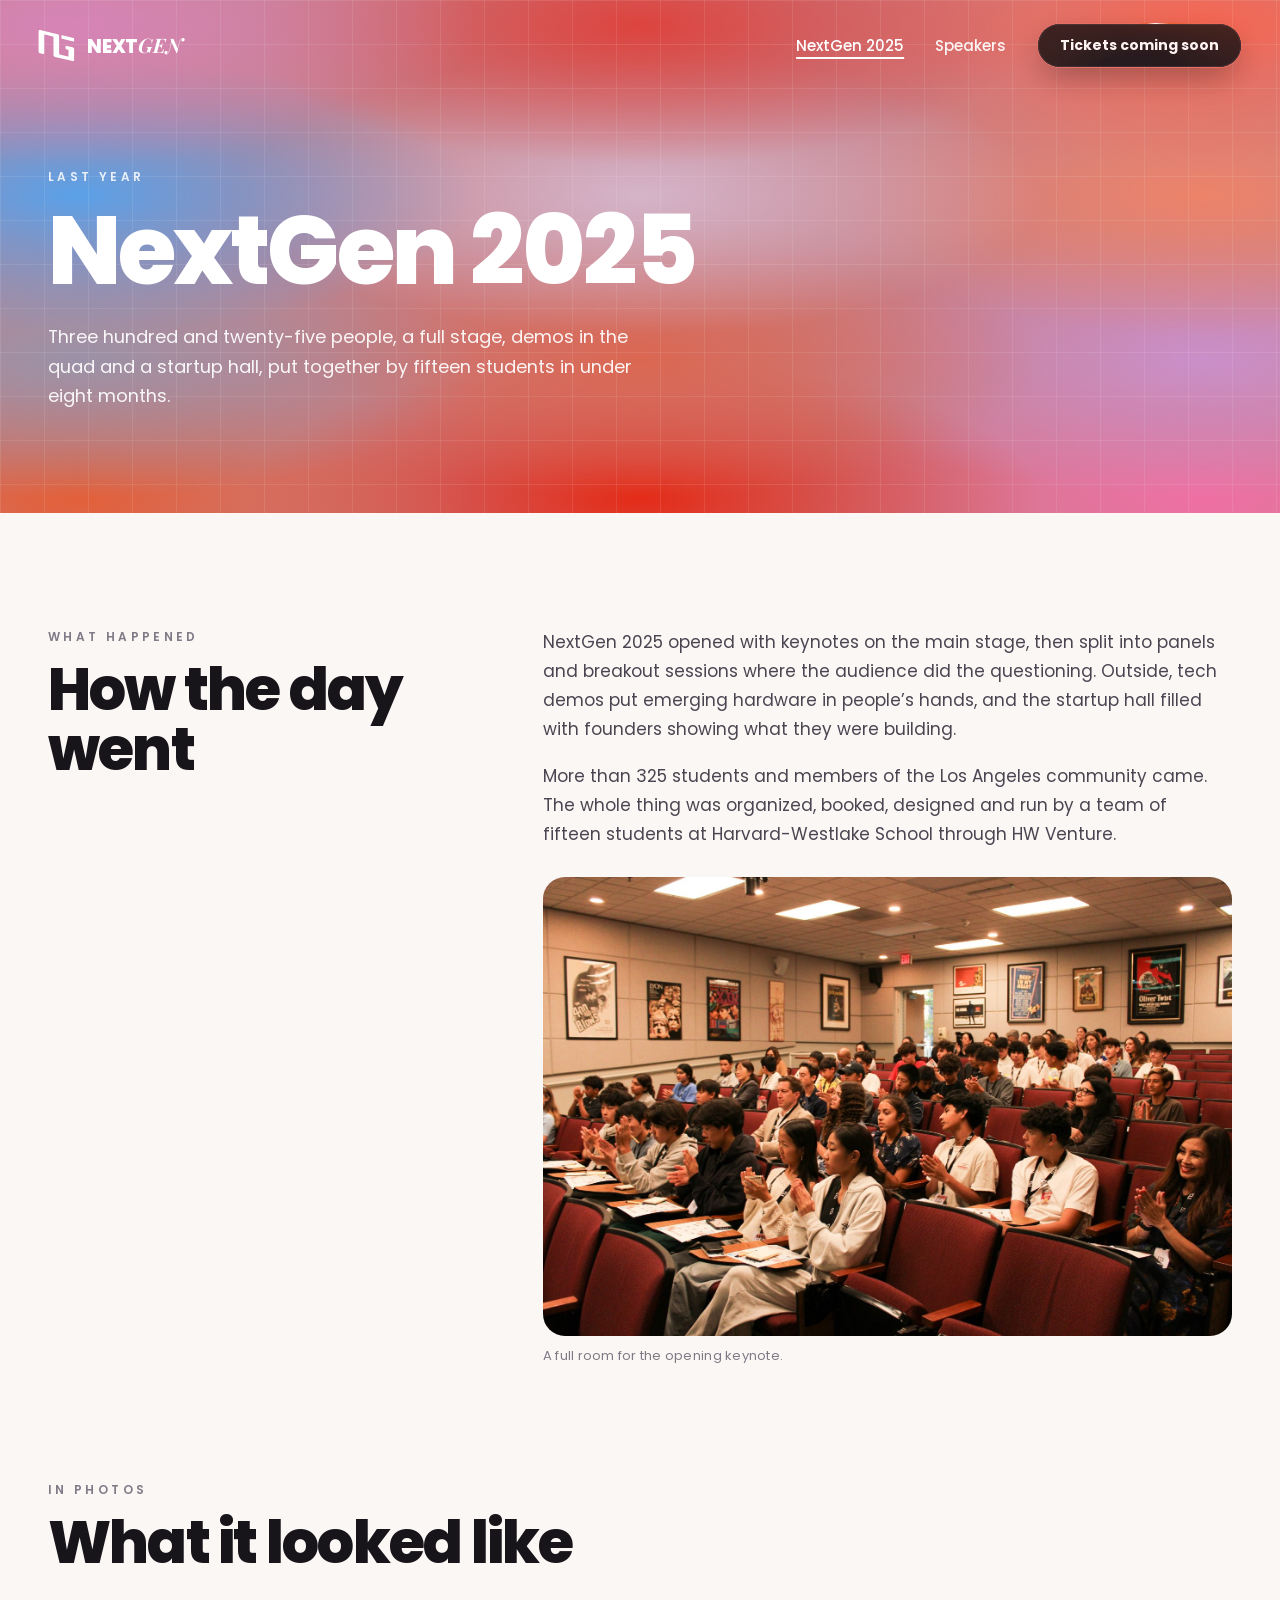
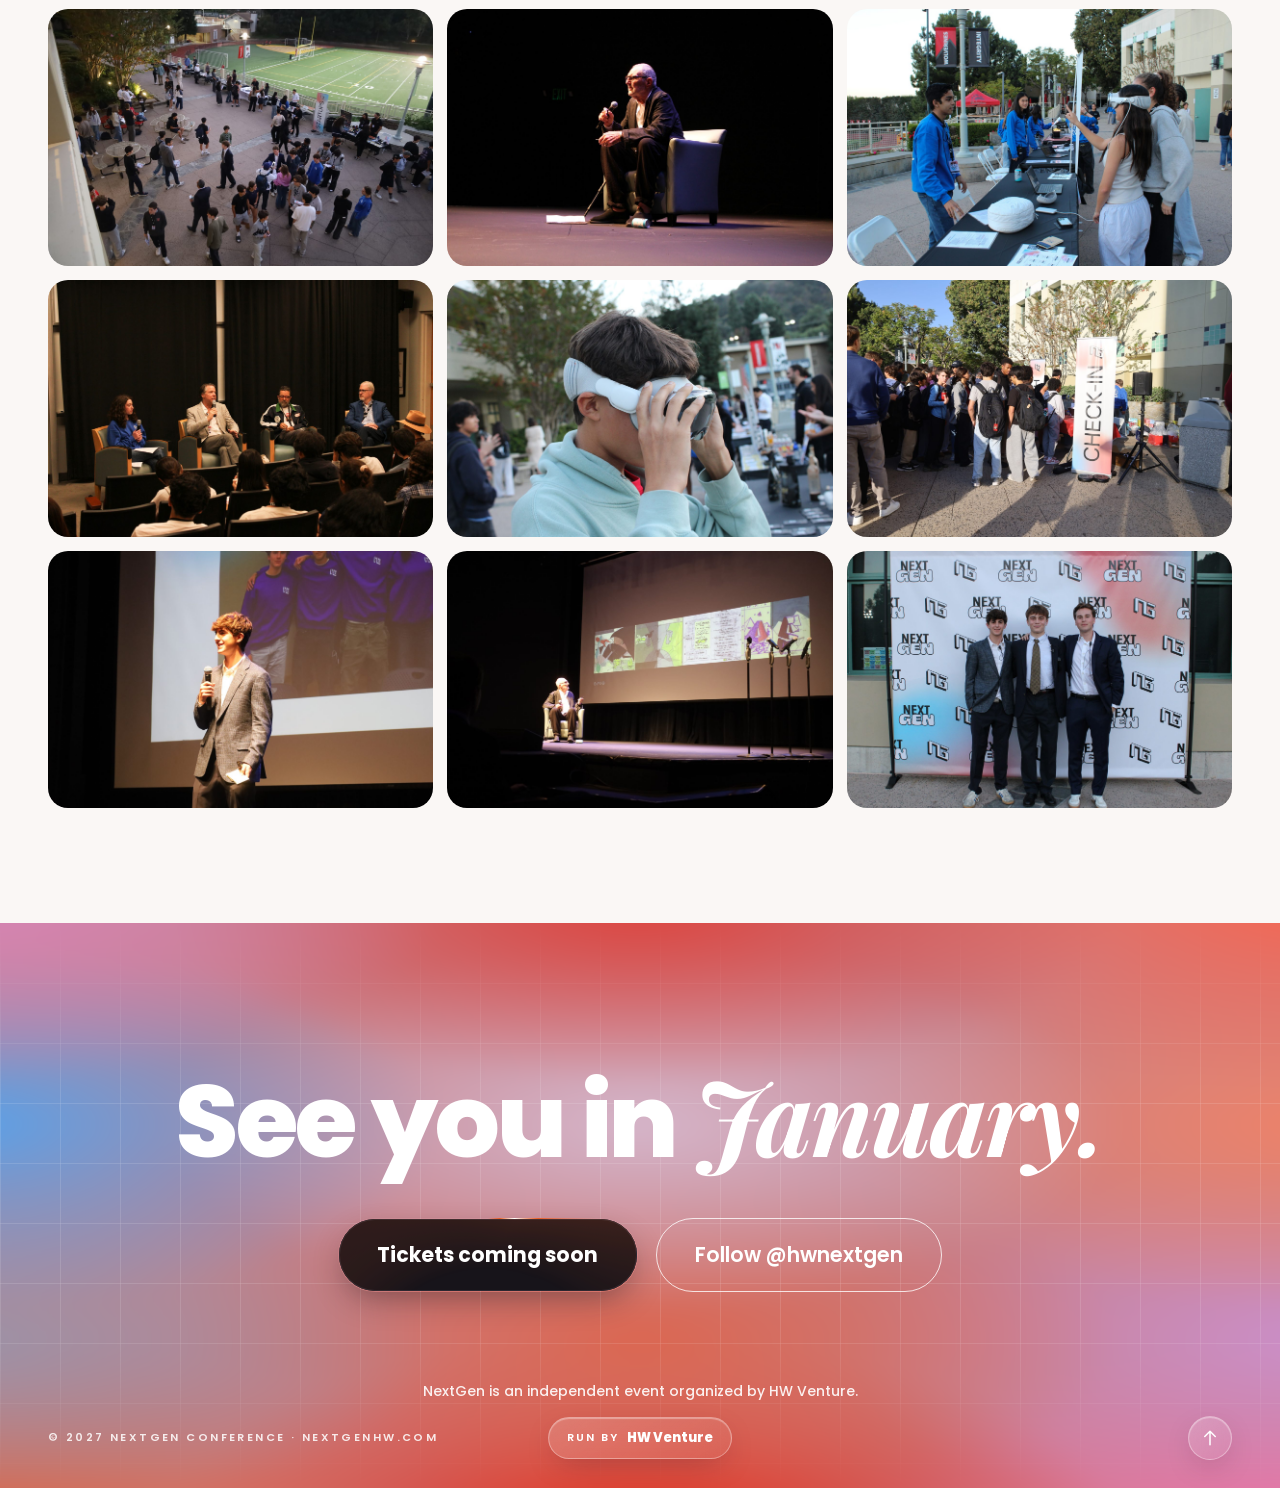
<file: about.html>
<!DOCTYPE html>
<html lang="en">
<head>
<meta charset="UTF-8">
<meta name="viewport" content="width=device-width, initial-scale=1.0, viewport-fit=cover">
<title>NextGen 2025 · NextGen Conference 2027</title>
<meta name="description" content="NextGen 2025: 325 attendees, keynotes, panels, tech demos and a startup hall, built by fifteen students in under eight months.">
<meta name="theme-color" content="#e95f4a">
<meta property="og:title" content="NextGen 2025 · NextGen Conference · January 23, 2027 · Los Angeles">
<meta property="og:description" content="NextGen 2025: 325 attendees, keynotes, panels, tech demos and a startup hall, built by fifteen students in under eight months.">
<link rel="apple-touch-icon" href="apple-touch-icon.png">
<link rel="icon" type="image/png" sizes="512x512" href="favicon.png">
<link rel="icon" href="data:image/svg+xml,%3Csvg xmlns='http://www.w3.org/2000/svg' viewBox='-14 -22 150 150'%3E%3Crect x='-14' y='-14' width='150' height='150' rx='30' fill='%23e95f4a'/%3E%3Cpath fill='%23fff' d='M0.0%204.5%20L0.2%202.9%20L0.6%201.6%20L1.4%200.7%20L2.4%200.1%20L3.8%200.0%20L5.4%200.2%20L64.5%2014.3%20L66.1%2014.9%20L67.5%2015.6%20L68.5%2016.7%20L69.3%2017.9%20L69.7%2019.4%20L69.9%2021.2%20L69.9%2080.7%20L70.0%2081.5%20L70.2%2082.2%20L70.5%2082.8%20L71.0%2083.3%20L71.7%2083.6%20L72.4%2083.9%20L99.3%2090.3%20L100.0%2090.4%20L100.7%2090.3%20L101.2%2090.1%20L101.5%2089.7%20L101.7%2089.1%20L101.8%2088.3%20L101.8%2070.3%20L101.7%2069.5%20L101.5%2068.8%20L101.2%2068.2%20L100.7%2067.7%20L100.0%2067.3%20L99.3%2067.1%20L96.1%2066.3%20L94.7%2065.9%20L93.6%2065.2%20L92.7%2064.3%20L92.0%2063.2%20L91.6%2062.0%20L91.5%2060.5%20L91.5%2058.8%20L91.6%2057.2%20L92.1%2055.9%20L92.8%2055.1%20L93.8%2054.6%20L95.1%2054.4%20L96.7%2054.7%20L115.6%2059.2%20L117.2%2059.7%20L118.6%2060.5%20L119.6%2061.5%20L120.4%2062.8%20L120.8%2064.3%20L121.0%2066.1%20L121.0%20101.7%20L120.8%20103.3%20L120.4%20104.6%20L119.6%20105.5%20L118.6%20106.1%20L117.2%20106.2%20L115.6%20106.0%20L56.1%2091.8%20L54.5%2091.3%20L53.1%2090.5%20L52.1%2089.4%20L51.3%2088.2%20L50.9%2086.7%20L50.7%2084.9%20L50.7%2025.4%20L50.6%2024.6%20L50.4%2023.9%20L50.1%2023.3%20L49.6%2022.8%20L48.9%2022.5%20L48.2%2022.2%20L21.7%2015.9%20L21.0%2015.8%20L20.3%2015.9%20L19.8%2016.1%20L19.5%2016.5%20L19.3%2017.1%20L19.2%2017.9%20L19.2%2077.4%20L19.0%2079.1%20L18.6%2080.4%20L17.8%2081.3%20L16.8%2081.8%20L15.4%2082.0%20L13.8%2081.7%20L5.4%2079.7%20L3.8%2079.2%20L2.4%2078.4%20L1.4%2077.4%20L0.6%2076.1%20L0.2%2074.6%20L0.0%2072.8%20Z%20M77.8%2019.9%20L77.9%2019.2%20L78.1%2018.6%20L78.4%2018.2%20L78.8%2018.0%20L79.4%2017.9%20L80.1%2018.0%20L118.7%2027.2%20L119.4%2027.4%20L120.0%2027.8%20L120.4%2028.2%20L120.7%2028.8%20L120.9%2029.4%20L121.0%2030.2%20L121.0%2037.2%20L120.9%2037.9%20L120.7%2038.4%20L120.4%2038.8%20L120.0%2039.1%20L119.4%2039.1%20L118.7%2039.0%20L80.1%2029.8%20L79.4%2029.6%20L78.8%2029.3%20L78.4%2028.8%20L78.1%2028.3%20L77.9%2027.6%20L77.8%2026.9%20Z'/%3E%3C/svg%3E">
<link rel="preconnect" href="https://fonts.googleapis.com">
<link rel="preconnect" href="https://fonts.gstatic.com" crossorigin>
<link href="https://fonts.googleapis.com/css2?family=Playfair+Display:ital,wght@1,400;1,500;1,700;1,800;1,900&family=Poppins:wght@400;500;600;700;800;900&display=swap" rel="stylesheet">
<link rel="stylesheet" href="assets/pages.css?v=af5f3eb1">
</head>
<body>
<a class="skip" href="#main">Skip to content</a>
<nav class="nav" id="nav" aria-label="Primary">
  <a class="logo" href="index.html" aria-label="NextGen home">
    <svg viewBox="-2 -2 126 110" aria-hidden="true"><path fill="currentColor" d="M0.0 4.5 L0.2 2.9 L0.6 1.6 L1.4 0.7 L2.4 0.1 L3.8 0.0 L5.4 0.2 L64.5 14.3 L66.1 14.9 L67.5 15.6 L68.5 16.7 L69.3 17.9 L69.7 19.4 L69.9 21.2 L69.9 80.7 L70.0 81.5 L70.2 82.2 L70.5 82.8 L71.0 83.3 L71.7 83.6 L72.4 83.9 L99.3 90.3 L100.0 90.4 L100.7 90.3 L101.2 90.1 L101.5 89.7 L101.7 89.1 L101.8 88.3 L101.8 70.3 L101.7 69.5 L101.5 68.8 L101.2 68.2 L100.7 67.7 L100.0 67.3 L99.3 67.1 L96.1 66.3 L94.7 65.9 L93.6 65.2 L92.7 64.3 L92.0 63.2 L91.6 62.0 L91.5 60.5 L91.5 58.8 L91.6 57.2 L92.1 55.9 L92.8 55.1 L93.8 54.6 L95.1 54.4 L96.7 54.7 L115.6 59.2 L117.2 59.7 L118.6 60.5 L119.6 61.5 L120.4 62.8 L120.8 64.3 L121.0 66.1 L121.0 101.7 L120.8 103.3 L120.4 104.6 L119.6 105.5 L118.6 106.1 L117.2 106.2 L115.6 106.0 L56.1 91.8 L54.5 91.3 L53.1 90.5 L52.1 89.4 L51.3 88.2 L50.9 86.7 L50.7 84.9 L50.7 25.4 L50.6 24.6 L50.4 23.9 L50.1 23.3 L49.6 22.8 L48.9 22.5 L48.2 22.2 L21.7 15.9 L21.0 15.8 L20.3 15.9 L19.8 16.1 L19.5 16.5 L19.3 17.1 L19.2 17.9 L19.2 77.4 L19.0 79.1 L18.6 80.4 L17.8 81.3 L16.8 81.8 L15.4 82.0 L13.8 81.7 L5.4 79.7 L3.8 79.2 L2.4 78.4 L1.4 77.4 L0.6 76.1 L0.2 74.6 L0.0 72.8 Z M77.8 19.9 L77.9 19.2 L78.1 18.6 L78.4 18.2 L78.8 18.0 L79.4 17.9 L80.1 18.0 L118.7 27.2 L119.4 27.4 L120.0 27.8 L120.4 28.2 L120.7 28.8 L120.9 29.4 L121.0 30.2 L121.0 37.2 L120.9 37.9 L120.7 38.4 L120.4 38.8 L120.0 39.1 L119.4 39.1 L118.7 39.0 L80.1 29.8 L79.4 29.6 L78.8 29.3 L78.4 28.8 L78.1 28.3 L77.9 27.6 L77.8 26.9 Z"/></svg>
    <span>NEXT<em>GEN</em></span>
  </a>
  <ul>
    <li class="hm"><a href="about.html" aria-current="page">NextGen 2025</a></li>
    <li class="hs"><a href="speakers.html">Speakers</a></li>
    <li><a class="pill cta" href="index.html#tickets" data-tickets>Tickets coming soon</a></li>
  </ul>
</nav>

<header class="pagehero">
  <div class="wrap">
    <div class="eyebrow">Last year</div>
    <h1>NextGen 2025</h1>
    <p class="lead">Three hundred and twenty-five people, a full stage, demos in the quad and a startup hall, put together by fifteen students in under eight months.</p>
  </div>
</header>

<main id="main">
<section class="block">
  <div class="wrap cols">
    <div class="side reveal">
      <div class="eyebrow">What happened</div>
      <h2 class="h2" style="margin-top:14px">How the day went</h2>
    </div>
    <div class="prose reveal">
      <p>NextGen 2025 opened with keynotes on the main stage, then split into panels and breakout sessions where the audience did the questioning. Outside, tech demos put emerging hardware in people&rsquo;s hands, and the startup hall filled with founders showing what they were building.</p>
      <p>More than 325 students and members of the Los Angeles community came. The whole thing was organized, booked, designed and run by a team of fifteen students at Harvard-Westlake School through HW Venture.</p>
      <figure class="photo"><img src="assets/photos/auditorium.jpg" alt="A full auditorium at NextGen 2025" loading="lazy"><figcaption>A full room for the opening keynote.</figcaption></figure>
    </div>
  </div>
</section>

<section class="block">
  <div class="wrap">
    <div class="eyebrow reveal">In photos</div>
    <h2 class="h2 reveal" style="margin-top:14px">What it looked like</h2>
    <div class="pgrid reveal" style="margin-top:36px">
      <figure><img src="assets/photos/quad.jpg" alt="The crowd in the quad" loading="lazy"></figure>
      <figure><img src="assets/photos/stage.jpg" alt="A speaker on the main stage" loading="lazy"></figure>
      <figure><img src="assets/photos/demo.jpg" alt="A tech demo table" loading="lazy"></figure>
      <figure><img src="assets/photos/panel.jpg" alt="A panel in a breakout room" loading="lazy"></figure>
      <figure><img src="assets/photos/vr.jpg" alt="A student trying a VR headset" loading="lazy"></figure>
      <figure><img src="assets/photos/checkin.jpg" alt="Check-in on the morning of the conference" loading="lazy"></figure>
      <figure><img src="assets/photos/speaker.jpg" alt="A speaker with a microphone" loading="lazy"></figure>
      <figure><img src="assets/photos/talk.jpg" alt="A talk in a classroom" loading="lazy"></figure>
      <figure><img src="assets/photos/team.jpg" alt="Three organizers at the NextGen backdrop" loading="lazy"></figure>
    </div>
  </div>
</section>

</main>

<footer class="pfoot" aria-label="Tickets and footer">
  <div class="bgm" aria-hidden="true"></div>
  <div class="grid" aria-hidden="true"></div>
  <div class="wrap">
    <h2 class="h2">See you in <span class="it">January.</span></h2>
    <div class="btns">
      <a class="pill cta" href="index.html#tickets" data-tickets>Tickets coming soon</a>
      <a class="pill ghost" href="https://instagram.com/hwnextgen" target="_blank" rel="noopener">Follow @hwnextgen</a>
    </div>
    <p class="disc">NextGen is an independent event organized by HW Venture.</p>
    <div class="bottom">
      <span>&copy; 2027 NextGen Conference &middot; nextgenhw.com</span>
      <span class="glass badge">Run by <b>HW Venture</b></span>
      <button class="glass totop" type="button" id="totop" aria-label="Back to top"><svg viewBox="0 0 24 24" fill="none" stroke="currentColor" stroke-width="2" stroke-linecap="round" stroke-linejoin="round" aria-hidden="true"><path d="M5 10l7-7 7 7M12 3v18"/></svg></button>
    </div>
  </div>
</footer>
<script src="assets/pages.js?v=0b92411b"></script>
</body>
</html>
</file>
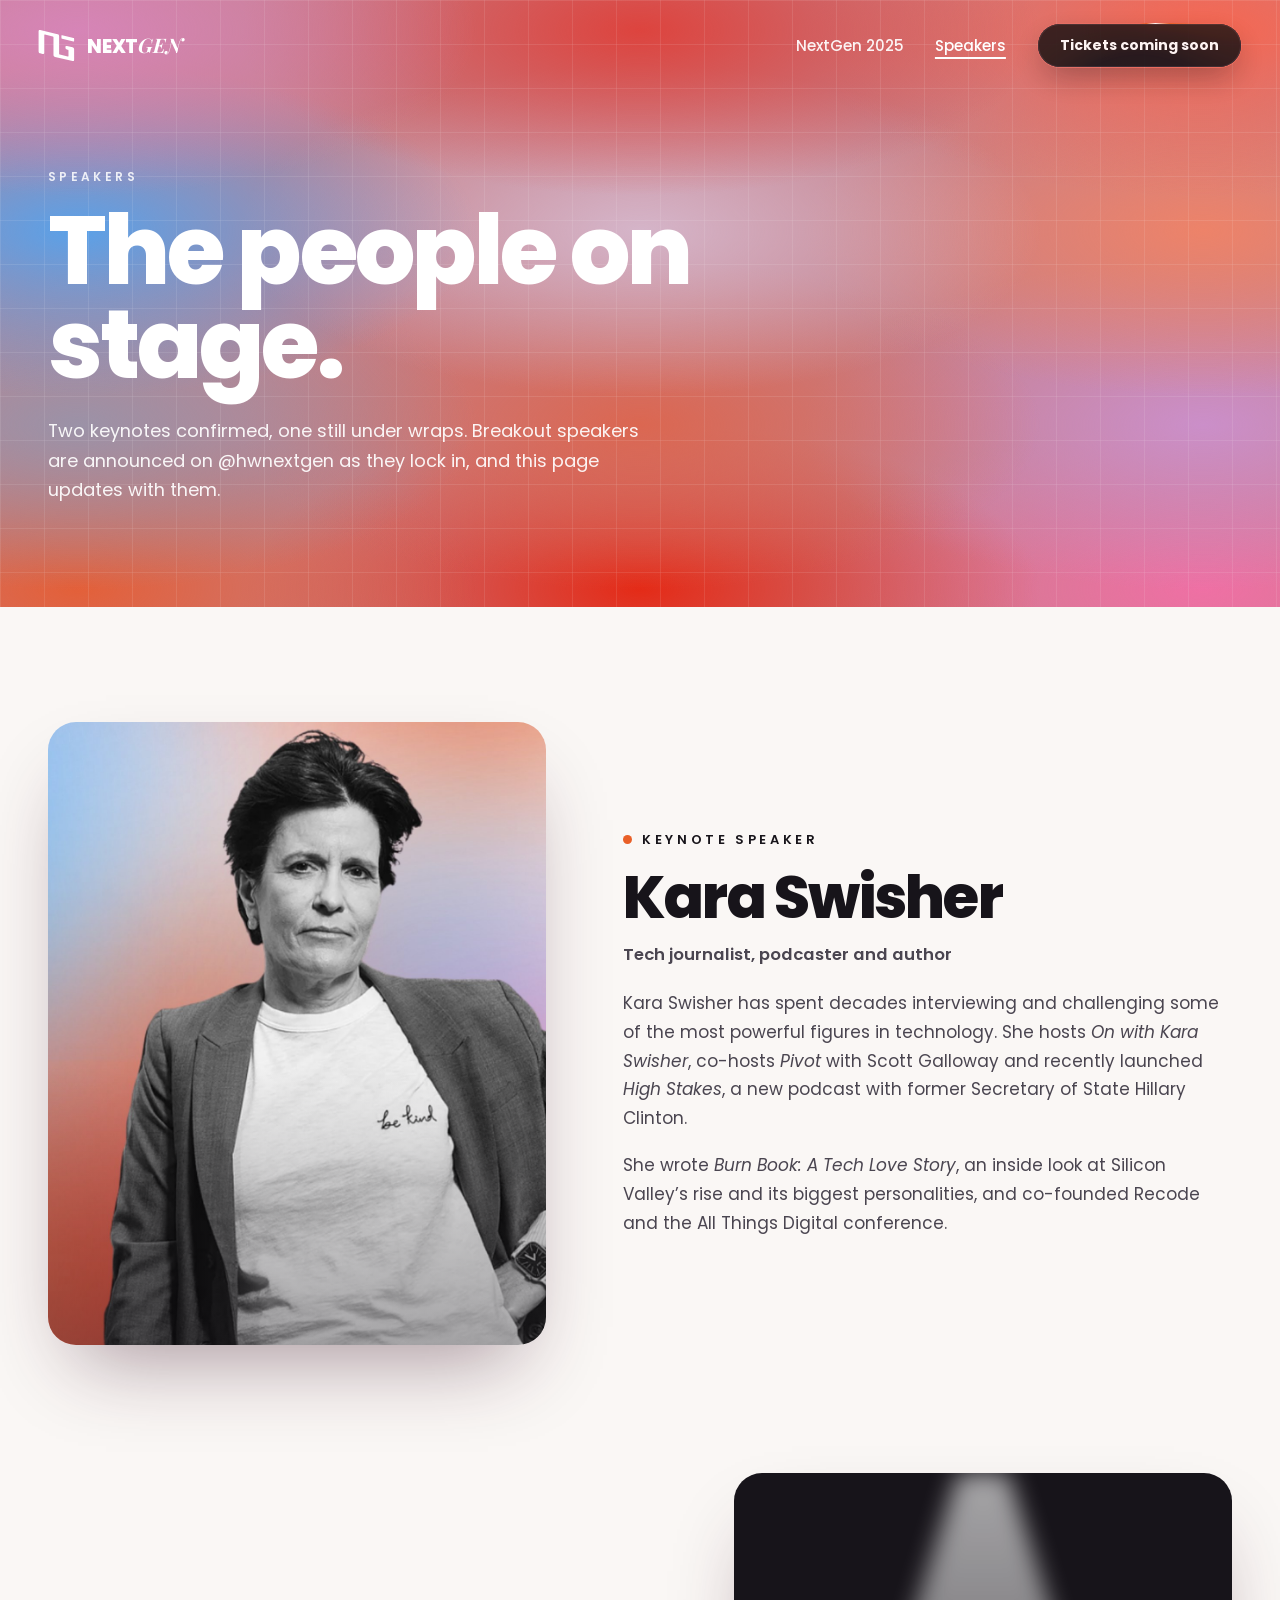
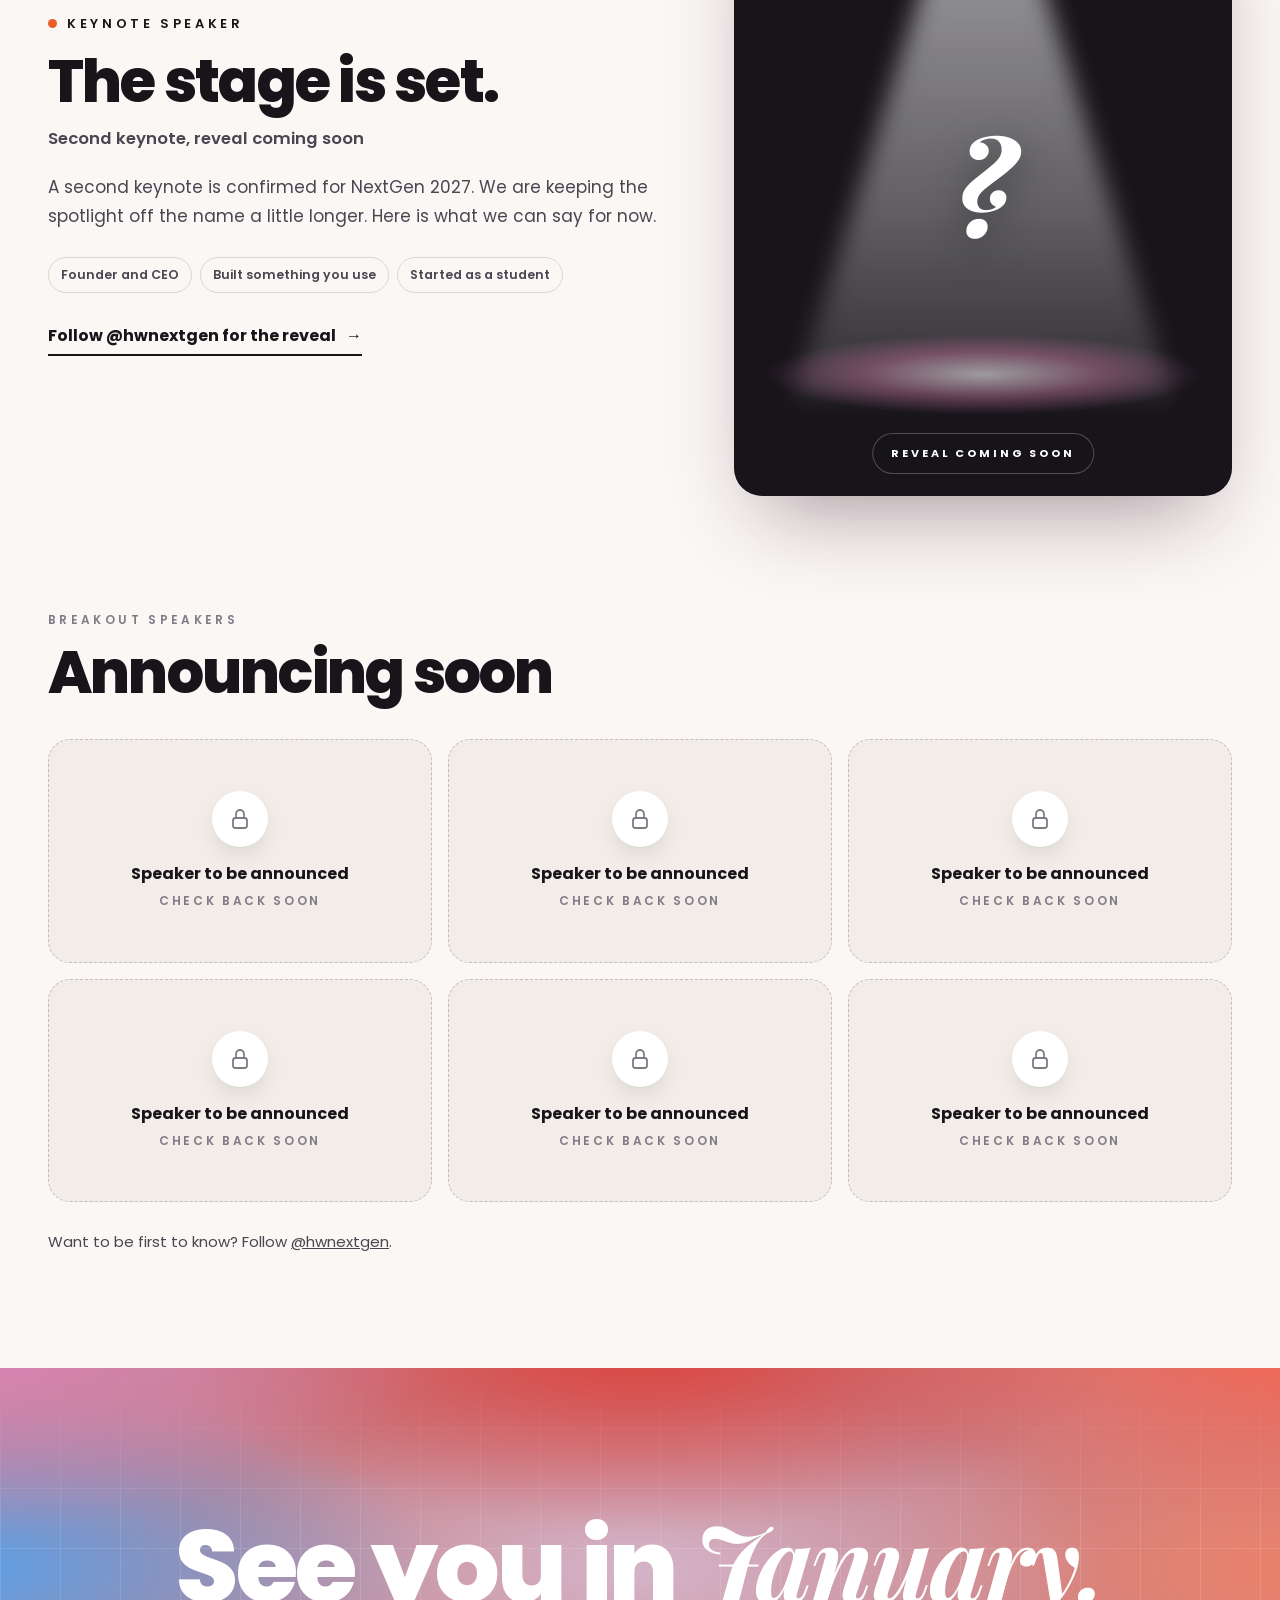
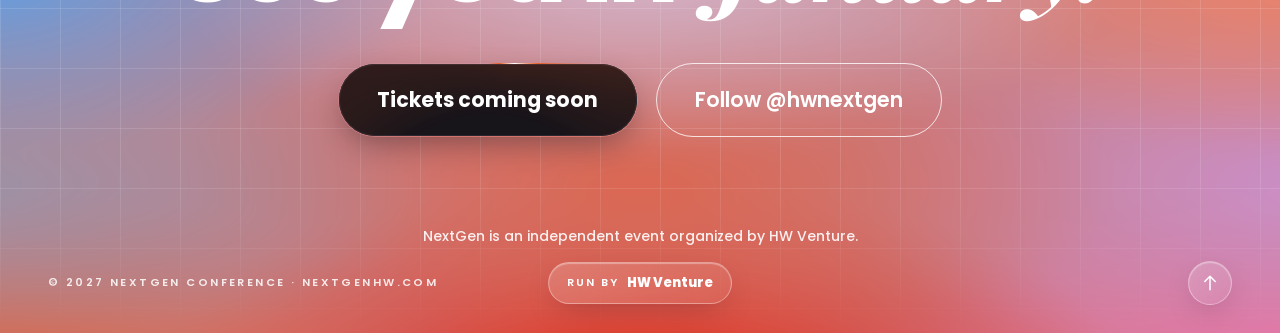
<file: speakers.html>
<!DOCTYPE html>
<html lang="en">
<head>
<meta charset="UTF-8">
<meta name="viewport" content="width=device-width, initial-scale=1.0, viewport-fit=cover">
<title>Speakers · NextGen Conference 2027</title>
<meta name="description" content="Kara Swisher keynotes NextGen 2027, with a second keynote revealed soon. Breakout speakers are announced soon.">
<meta name="theme-color" content="#e95f4a">
<meta property="og:title" content="Speakers · NextGen Conference · January 23, 2027 · Los Angeles">
<meta property="og:description" content="Kara Swisher keynotes NextGen 2027, with a second keynote revealed soon. Breakout speakers are announced soon.">
<link rel="apple-touch-icon" href="apple-touch-icon.png">
<link rel="icon" type="image/png" sizes="512x512" href="favicon.png">
<link rel="icon" href="data:image/svg+xml,%3Csvg xmlns='http://www.w3.org/2000/svg' viewBox='-14 -22 150 150'%3E%3Crect x='-14' y='-14' width='150' height='150' rx='30' fill='%23e95f4a'/%3E%3Cpath fill='%23fff' d='M0.0%204.5%20L0.2%202.9%20L0.6%201.6%20L1.4%200.7%20L2.4%200.1%20L3.8%200.0%20L5.4%200.2%20L64.5%2014.3%20L66.1%2014.9%20L67.5%2015.6%20L68.5%2016.7%20L69.3%2017.9%20L69.7%2019.4%20L69.9%2021.2%20L69.9%2080.7%20L70.0%2081.5%20L70.2%2082.2%20L70.5%2082.8%20L71.0%2083.3%20L71.7%2083.6%20L72.4%2083.9%20L99.3%2090.3%20L100.0%2090.4%20L100.7%2090.3%20L101.2%2090.1%20L101.5%2089.7%20L101.7%2089.1%20L101.8%2088.3%20L101.8%2070.3%20L101.7%2069.5%20L101.5%2068.8%20L101.2%2068.2%20L100.7%2067.7%20L100.0%2067.3%20L99.3%2067.1%20L96.1%2066.3%20L94.7%2065.9%20L93.6%2065.2%20L92.7%2064.3%20L92.0%2063.2%20L91.6%2062.0%20L91.5%2060.5%20L91.5%2058.8%20L91.6%2057.2%20L92.1%2055.9%20L92.8%2055.1%20L93.8%2054.6%20L95.1%2054.4%20L96.7%2054.7%20L115.6%2059.2%20L117.2%2059.7%20L118.6%2060.5%20L119.6%2061.5%20L120.4%2062.8%20L120.8%2064.3%20L121.0%2066.1%20L121.0%20101.7%20L120.8%20103.3%20L120.4%20104.6%20L119.6%20105.5%20L118.6%20106.1%20L117.2%20106.2%20L115.6%20106.0%20L56.1%2091.8%20L54.5%2091.3%20L53.1%2090.5%20L52.1%2089.4%20L51.3%2088.2%20L50.9%2086.7%20L50.7%2084.9%20L50.7%2025.4%20L50.6%2024.6%20L50.4%2023.9%20L50.1%2023.3%20L49.6%2022.8%20L48.9%2022.5%20L48.2%2022.2%20L21.7%2015.9%20L21.0%2015.8%20L20.3%2015.9%20L19.8%2016.1%20L19.5%2016.5%20L19.3%2017.1%20L19.2%2017.9%20L19.2%2077.4%20L19.0%2079.1%20L18.6%2080.4%20L17.8%2081.3%20L16.8%2081.8%20L15.4%2082.0%20L13.8%2081.7%20L5.4%2079.7%20L3.8%2079.2%20L2.4%2078.4%20L1.4%2077.4%20L0.6%2076.1%20L0.2%2074.6%20L0.0%2072.8%20Z%20M77.8%2019.9%20L77.9%2019.2%20L78.1%2018.6%20L78.4%2018.2%20L78.8%2018.0%20L79.4%2017.9%20L80.1%2018.0%20L118.7%2027.2%20L119.4%2027.4%20L120.0%2027.8%20L120.4%2028.2%20L120.7%2028.8%20L120.9%2029.4%20L121.0%2030.2%20L121.0%2037.2%20L120.9%2037.9%20L120.7%2038.4%20L120.4%2038.8%20L120.0%2039.1%20L119.4%2039.1%20L118.7%2039.0%20L80.1%2029.8%20L79.4%2029.6%20L78.8%2029.3%20L78.4%2028.8%20L78.1%2028.3%20L77.9%2027.6%20L77.8%2026.9%20Z'/%3E%3C/svg%3E">
<link rel="preconnect" href="https://fonts.googleapis.com">
<link rel="preconnect" href="https://fonts.gstatic.com" crossorigin>
<link href="https://fonts.googleapis.com/css2?family=Playfair+Display:ital,wght@1,400;1,500;1,700;1,800;1,900&family=Poppins:wght@400;500;600;700;800;900&display=swap" rel="stylesheet">
<link rel="stylesheet" href="assets/pages.css?v=af5f3eb1">

<style id="mystery-keynote">
  /* mystery keynote cards. Sizes inside a card are in cqw so the art scales with the card. Variant classes are km-<key>:
     bare names like stage, glass and lock already mean something else on this site. */
  .kphoto.kmyst { background: var(--mesh); container-type: inline-size; color: #fff; }
  .kmyst .sil { position: absolute; inset: 0; width: 100%; height: 100%; display: block; }
  .kmyst .sil .body { fill: #17141a; filter: blur(3px); }
  .kmyst .q { position: absolute; left: 50%; top: 38%; transform: translate(-50%, -50%); z-index: 2; font-family: var(--serif); font-style: italic; font-weight: 700;
    font-size: 26cqw; line-height: 1; color: #fff; text-shadow: 0 2cqw 8cqw rgba(0,0,0,0.35); animation: kmq 4.5s ease-in-out infinite; }
  .kmyst .q.big { top: 46%; font-size: 56cqw; }
  .kmyst .sweep { position: absolute; top: -20%; bottom: -20%; left: 0; width: 45%; z-index: 2; pointer-events: none;
    background: linear-gradient(100deg, rgba(255,255,255,0) 0%, rgba(255,255,255,0.20) 50%, rgba(255,255,255,0) 100%);
    transform: translateX(-160%) skewX(-14deg); animation: kmsweep 5.5s ease-in-out infinite; }
  .kmyst .soon { position: absolute; left: 50%; bottom: 22px; transform: translateX(-50%); z-index: 3; white-space: nowrap; background: rgba(23,20,26,0.84); color: #fff;
    font-size: 11px; font-weight: 700; letter-spacing: 0.26em; text-transform: uppercase; padding: 11px 18px; border-radius: 999px; border: 1px solid rgba(255,255,255,0.25); }
  .kmyst .rings { position: absolute; inset: 0; display: grid; place-items: center; }
  .kmyst .rings i { grid-area: 1 / 1; border-radius: 50%; border: 1.5px solid rgba(255,255,255,0.38); width: 46%; aspect-ratio: 1; }
  .kmyst .rings i:nth-child(2) { width: 72%; border-color: rgba(255,255,255,0.24); }
  .kmyst .rings i:nth-child(3) { width: 100%; border-color: rgba(255,255,255,0.13); }
  /* C: classified file */
  .kmyst.km-file { background: radial-gradient(90% 50% at 100% 0%, rgba(133,179,234,0.20), rgba(23,20,26,0) 70%), #17141a; }
  .kmyst.km-file .doc { position: absolute; left: 9%; right: 9%; top: 9%; }
  .kmyst .hd { display: flex; justify-content: space-between; align-items: baseline; font-size: 2.5cqw; font-weight: 600; letter-spacing: 0.26em; text-transform: uppercase; color: rgba(255,255,255,0.6); padding-bottom: 3.4cqw; border-bottom: 1px solid rgba(255,255,255,0.18); }
  .kmyst .hd b { color: #fff; font-weight: 700; }
  .kmyst.km-file dl { margin: 4.4cqw 0 0; display: block; }   /* block, not grid: a grid gap also lands between each label and its bar and pushed the last row under the pill on phones */
  .kmyst.km-file dt { font-size: 2.4cqw; line-height: 1.5; font-weight: 600; letter-spacing: 0.26em; text-transform: uppercase; color: rgba(255,255,255,0.55); margin: 4.6cqw 0 1.8cqw; padding: 0; }
  .kmyst.km-file dt:first-child { margin-top: 0; }
  .kmyst.km-file dd { margin: 0; display: flex; gap: 2.2cqw; }
  .kmyst.km-file dd i { display: block; height: 6.4cqw; border-radius: 1cqw; background: linear-gradient(90deg, #85b3ea, #eb82b6 55%, #e95f27); }
  .kmyst.km-file dd.ok { font-size: 6cqw; line-height: 1.2; font-weight: 800; letter-spacing: -0.01em; color: #fff; }
  .kmyst.km-file .stamp { position: absolute; right: 7%; bottom: 24%; z-index: 2; transform: rotate(-11deg); border: 0.7cqw solid #e95f27; color: #e95f27; border-radius: 1.6cqw;
    font-size: 4.6cqw; font-weight: 800; letter-spacing: 0.22em; text-transform: uppercase; padding: 1.6cqw 3.2cqw 1.6cqw 3.6cqw; }
  /* D: lock */
  .kmyst .lockico { position: absolute; left: 50%; top: 46%; width: 34%; transform: translate(-50%, -50%); z-index: 2; filter: drop-shadow(0 2cqw 5cqw rgba(60,20,40,0.35)); }
  .kmyst .lockico rect { fill: #fff; }
  .kmyst .lockico .sh { fill: none; stroke: #fff; stroke-width: 5.5; stroke-linecap: round; }
  .kmyst .lockico .hole { fill: #17141a; }
  /* E: fluted glass over a soft figure */
  .kmyst.km-glass .sil .body { filter: blur(9px); }
  .kmyst .flutes { position: absolute; inset: 0; z-index: 1;
    background: repeating-linear-gradient(90deg, rgba(255,255,255,0.26) 0cqw, rgba(255,255,255,0.03) 2.4cqw, rgba(23,20,26,0.12) 4.4cqw, rgba(255,255,255,0.26) 4.6cqw); }
  /* F: three clues */
  .kmyst.km-clues { background: radial-gradient(130% 62% at 50% 118%, rgba(233,95,39,0.62), rgba(235,130,182,0.28) 46%, rgba(23,20,26,0) 72%), #17141a; }
  .kmyst.km-clues .cl { position: absolute; left: 9%; right: 9%; top: 9%; }
  .kmyst.km-clues ol { list-style: none; margin: 0; padding: 0; }
  .kmyst.km-clues li { display: grid; grid-template-columns: 13cqw 1fr; align-items: baseline; padding: 5cqw 0; border-bottom: 1px solid rgba(255,255,255,0.16); }
  .kmyst.km-clues li em { font-family: var(--serif); font-style: italic; font-weight: 700; font-size: 5.4cqw; color: #eb82b6; }
  .kmyst.km-clues li span { font-size: 7cqw; font-weight: 800; line-height: 1.12; letter-spacing: -0.02em; }
  /* G: empty spotlight */
  .kmyst.km-stage { background: #17141a; }
  .kmyst .cone { position: absolute; inset: 0; filter: blur(2.4cqw); }
  .kmyst .cone i { position: absolute; inset: 0; clip-path: polygon(45% 0, 55% 0, 88% 84%, 12% 84%); background: linear-gradient(to bottom, rgba(255,255,255,0.62), rgba(255,255,255,0.07)); }
  .kmyst .pool { position: absolute; left: 6%; right: 6%; bottom: 13%; height: 13%; border-radius: 50%;
    background: radial-gradient(closest-side, rgba(255,255,255,0.66), rgba(235,130,182,0.42) 55%, rgba(233,95,39,0) 100%); }
  .kmyst.km-stage .q { top: 50%; }
  @keyframes kmsweep { 0%, 55% { transform: translateX(-160%) skewX(-14deg); } 100% { transform: translateX(340%) skewX(-14deg); } }
  @keyframes kmq { 0%, 100% { opacity: 0.9; transform: translate(-50%, -50%) scale(1); } 50% { opacity: 1; transform: translate(-50%, -50%) scale(1.05); } }
  .kmore { display: inline-flex; align-items: center; gap: 10px; margin-top: 30px; font-weight: 700; font-size: 16px; color: var(--ink); text-decoration: none; padding-bottom: 6px; border-bottom: 2px solid var(--ink); }
  .kmore .arr { transition: transform .25s ease; }
  .kmore:hover .arr { transform: translateX(5px); }
  /* comparison page only */
  .vtag { display: flex; flex-wrap: wrap; gap: 6px 16px; align-items: baseline; margin-bottom: 30px; font-size: 13px; font-weight: 600; color: var(--ink-3); }
  .vtag b { font-size: 12px; font-weight: 800; letter-spacing: 0.24em; text-transform: uppercase; color: #fff; background: var(--ink); border-radius: 999px; padding: 7px 14px; }
  .vtag strong { font-size: 17px; font-weight: 800; color: var(--ink); }
  .vsec + .vsec { border-top: 1px solid rgba(23,20,26,0.12); }
  @media (prefers-reduced-motion: reduce) { .kmyst .sweep, .kmyst .q { animation: none; } }
</style>
</head>
<body>
<a class="skip" href="#main">Skip to content</a>
<nav class="nav" id="nav" aria-label="Primary">
  <a class="logo" href="index.html" aria-label="NextGen home">
    <svg viewBox="-2 -2 126 110" aria-hidden="true"><path fill="currentColor" d="M0.0 4.5 L0.2 2.9 L0.6 1.6 L1.4 0.7 L2.4 0.1 L3.8 0.0 L5.4 0.2 L64.5 14.3 L66.1 14.9 L67.5 15.6 L68.5 16.7 L69.3 17.9 L69.7 19.4 L69.9 21.2 L69.9 80.7 L70.0 81.5 L70.2 82.2 L70.5 82.8 L71.0 83.3 L71.7 83.6 L72.4 83.9 L99.3 90.3 L100.0 90.4 L100.7 90.3 L101.2 90.1 L101.5 89.7 L101.7 89.1 L101.8 88.3 L101.8 70.3 L101.7 69.5 L101.5 68.8 L101.2 68.2 L100.7 67.7 L100.0 67.3 L99.3 67.1 L96.1 66.3 L94.7 65.9 L93.6 65.2 L92.7 64.3 L92.0 63.2 L91.6 62.0 L91.5 60.5 L91.5 58.8 L91.6 57.2 L92.1 55.9 L92.8 55.1 L93.8 54.6 L95.1 54.4 L96.7 54.7 L115.6 59.2 L117.2 59.7 L118.6 60.5 L119.6 61.5 L120.4 62.8 L120.8 64.3 L121.0 66.1 L121.0 101.7 L120.8 103.3 L120.4 104.6 L119.6 105.5 L118.6 106.1 L117.2 106.2 L115.6 106.0 L56.1 91.8 L54.5 91.3 L53.1 90.5 L52.1 89.4 L51.3 88.2 L50.9 86.7 L50.7 84.9 L50.7 25.4 L50.6 24.6 L50.4 23.9 L50.1 23.3 L49.6 22.8 L48.9 22.5 L48.2 22.2 L21.7 15.9 L21.0 15.8 L20.3 15.9 L19.8 16.1 L19.5 16.5 L19.3 17.1 L19.2 17.9 L19.2 77.4 L19.0 79.1 L18.6 80.4 L17.8 81.3 L16.8 81.8 L15.4 82.0 L13.8 81.7 L5.4 79.7 L3.8 79.2 L2.4 78.4 L1.4 77.4 L0.6 76.1 L0.2 74.6 L0.0 72.8 Z M77.8 19.9 L77.9 19.2 L78.1 18.6 L78.4 18.2 L78.8 18.0 L79.4 17.9 L80.1 18.0 L118.7 27.2 L119.4 27.4 L120.0 27.8 L120.4 28.2 L120.7 28.8 L120.9 29.4 L121.0 30.2 L121.0 37.2 L120.9 37.9 L120.7 38.4 L120.4 38.8 L120.0 39.1 L119.4 39.1 L118.7 39.0 L80.1 29.8 L79.4 29.6 L78.8 29.3 L78.4 28.8 L78.1 28.3 L77.9 27.6 L77.8 26.9 Z"/></svg>
    <span>NEXT<em>GEN</em></span>
  </a>
  <ul>
    <li class="hm"><a href="about.html">NextGen 2025</a></li>
    <li class="hs"><a href="speakers.html" aria-current="page">Speakers</a></li>
    <li><a class="pill cta" href="index.html#tickets" data-tickets>Tickets coming soon</a></li>
  </ul>
</nav>

<header class="pagehero">
  <div class="wrap">
    <div class="eyebrow">Speakers</div>
    <h1>The people on stage.</h1>
    <p class="lead">Two keynotes confirmed, one still under wraps. Breakout speakers are announced on @hwnextgen as they lock in, and this page updates with them.</p>
  </div>
</header>

<main id="main">
<section class="block">
  <div class="wrap keynote">
    <div class="kwrap reveal"><div class="kphoto" data-tilt>
      <img src="assets/photos/kara-swisher.jpg?v=1" alt="Kara Swisher" loading="lazy">
    </div></div>
    <div class="reveal">
      <div class="eyebrow klab">Keynote speaker</div>
      <h2 class="h2">Kara Swisher</h2>
      <div class="krole">Tech journalist, podcaster and author</div>
      <div class="prose" style="margin-top:22px">
        <p>Kara Swisher has spent decades interviewing and challenging some of the most powerful figures in technology. She hosts <em>On with Kara Swisher</em>, co-hosts <em>Pivot</em> with Scott Galloway and recently launched <em>High Stakes</em>, a new podcast with former Secretary of State Hillary Clinton.</p>
        <p>She wrote <em>Burn Book: A Tech Love Story</em>, an inside look at Silicon Valley&rsquo;s rise and its biggest personalities, and co-founded Recode and the All Things Digital conference.</p>
      </div>
    </div>
  </div>
  <div class="wrap keynote flip">
    <div class="kwrap reveal"><div class="kphoto kmyst km-stage" data-tilt role="img" aria-label="Keynote speaker, to be revealed">
      <span class="cone" aria-hidden="true"><i></i></span><span class="pool" aria-hidden="true"></span><span class="q" aria-hidden="true">?</span>
      <span class="soon">Reveal coming soon</span>
    </div></div>
    <div class="reveal">
      <div class="eyebrow klab">Keynote speaker</div>
      <h2 class="h2">The stage is set.</h2>
        <div class="krole">Second keynote, reveal coming soon</div>
        <div class="prose" style="margin-top:22px"><p>A second keynote is confirmed for NextGen 2027. We are keeping the spotlight off the name a little longer. Here is what we can say for now.</p></div>
        <div class="kfacts"><span>Founder and CEO</span><span>Built something you use</span><span>Started as a student</span></div>
        <a class="kmore" href="https://instagram.com/hwnextgen" target="_blank" rel="noopener">Follow @hwnextgen for the reveal <span class="arr">&rarr;</span></a>
    </div>
  </div>
</section>

<section class="block">
  <div class="wrap">
    <div class="eyebrow reveal">Breakout speakers</div>
    <h2 class="h2 reveal" style="margin-top:14px">Announcing soon</h2>
    <div class="locked reveal" style="margin-top:36px">
      <div class="lock"><span class="ico" aria-hidden="true"><svg viewBox="0 0 24 24" fill="none" stroke="currentColor" stroke-width="1.8" stroke-linecap="round" stroke-linejoin="round"><rect x="5" y="11" width="14" height="10" rx="2.5"/><path d="M8 11V7a4 4 0 0 1 8 0v4"/></svg></span><b>Speaker to be announced</b><span>Check back soon</span></div>
      <div class="lock"><span class="ico" aria-hidden="true"><svg viewBox="0 0 24 24" fill="none" stroke="currentColor" stroke-width="1.8" stroke-linecap="round" stroke-linejoin="round"><rect x="5" y="11" width="14" height="10" rx="2.5"/><path d="M8 11V7a4 4 0 0 1 8 0v4"/></svg></span><b>Speaker to be announced</b><span>Check back soon</span></div>
      <div class="lock"><span class="ico" aria-hidden="true"><svg viewBox="0 0 24 24" fill="none" stroke="currentColor" stroke-width="1.8" stroke-linecap="round" stroke-linejoin="round"><rect x="5" y="11" width="14" height="10" rx="2.5"/><path d="M8 11V7a4 4 0 0 1 8 0v4"/></svg></span><b>Speaker to be announced</b><span>Check back soon</span></div>
      <div class="lock"><span class="ico" aria-hidden="true"><svg viewBox="0 0 24 24" fill="none" stroke="currentColor" stroke-width="1.8" stroke-linecap="round" stroke-linejoin="round"><rect x="5" y="11" width="14" height="10" rx="2.5"/><path d="M8 11V7a4 4 0 0 1 8 0v4"/></svg></span><b>Speaker to be announced</b><span>Check back soon</span></div>
      <div class="lock"><span class="ico" aria-hidden="true"><svg viewBox="0 0 24 24" fill="none" stroke="currentColor" stroke-width="1.8" stroke-linecap="round" stroke-linejoin="round"><rect x="5" y="11" width="14" height="10" rx="2.5"/><path d="M8 11V7a4 4 0 0 1 8 0v4"/></svg></span><b>Speaker to be announced</b><span>Check back soon</span></div>
      <div class="lock"><span class="ico" aria-hidden="true"><svg viewBox="0 0 24 24" fill="none" stroke="currentColor" stroke-width="1.8" stroke-linecap="round" stroke-linejoin="round"><rect x="5" y="11" width="14" height="10" rx="2.5"/><path d="M8 11V7a4 4 0 0 1 8 0v4"/></svg></span><b>Speaker to be announced</b><span>Check back soon</span></div>
    </div>
    <p class="note reveal" style="margin-top:28px">Want to be first to know? Follow <a href="https://instagram.com/hwnextgen" target="_blank" rel="noopener">@hwnextgen</a>.</p>
  </div>
</section>
</main>

<footer class="pfoot" aria-label="Tickets and footer">
  <div class="bgm" aria-hidden="true"></div>
  <div class="grid" aria-hidden="true"></div>
  <div class="wrap">
    <h2 class="h2">See you in <span class="it">January.</span></h2>
    <div class="btns">
      <a class="pill cta" href="index.html#tickets" data-tickets>Tickets coming soon</a>
      <a class="pill ghost" href="https://instagram.com/hwnextgen" target="_blank" rel="noopener">Follow @hwnextgen</a>
    </div>
    <p class="disc">NextGen is an independent event organized by HW Venture.</p>
    <div class="bottom">
      <span>&copy; 2027 NextGen Conference &middot; nextgenhw.com</span>
      <span class="glass badge">Run by <b>HW Venture</b></span>
      <button class="glass totop" type="button" id="totop" aria-label="Back to top"><svg viewBox="0 0 24 24" fill="none" stroke="currentColor" stroke-width="2" stroke-linecap="round" stroke-linejoin="round" aria-hidden="true"><path d="M5 10l7-7 7 7M12 3v18"/></svg></button>
    </div>
  </div>
</footer>
<script src="assets/pages.js?v=0b92411b"></script>
</body>
</html>
</file>
<file: assets/pages.css>
/* NextGen subpages (about, program, venue). Tokens and nav mirror nextgen-site.html; keep them in sync. */
:root {
  --ink: #17141a; --ink-2: #4a4550; --ink-3: #807a86;
  --paper: #faf7f5; --paper-2: #f2ede9; --line: rgba(23,20,26,0.14);
  --blue-deep: #2f40e4; --blue: #2890d7; --blue-soft: #85b3ea; --pink: #eb82b6; --orange: #e95f27; --red: #e93827;
  --sans: 'Poppins', 'Helvetica Neue', Arial, system-ui, sans-serif;
  --serif: 'Playfair Display', 'Didot', 'Bodoni 72', Georgia, serif;
  --mesh:
    radial-gradient(46% 40% at 6% 5%, #d685b7 0%, rgba(214,133,183,0) 68%),
    radial-gradient(46% 40% at 50% 5%, #dd443e 0%, rgba(221,68,62,0) 68%),
    radial-gradient(46% 40% at 94% 5%, #f66751 0%, rgba(246,103,81,0) 68%),
    radial-gradient(46% 40% at 6% 38%, #5aa1e8 0%, rgba(90,161,232,0) 68%),
    radial-gradient(46% 40% at 50% 38%, #d5b5c9 0%, rgba(213,181,201,0) 68%),
    radial-gradient(46% 40% at 94% 38%, #ed8369 0%, rgba(237,131,105,0) 68%),
    radial-gradient(46% 40% at 6% 70%, #9b92a7 0%, rgba(155,146,167,0) 68%),
    radial-gradient(46% 40% at 50% 70%, #db6751 0%, rgba(219,103,81,0) 68%),
    radial-gradient(46% 40% at 94% 70%, #cb8fc9 0%, rgba(203,143,201,0) 68%),
    radial-gradient(46% 40% at 6% 97%, #e36039 0%, rgba(227,96,57,0) 68%),
    radial-gradient(46% 40% at 50% 97%, #e42b17 0%, rgba(228,43,23,0) 68%),
    radial-gradient(46% 40% at 94% 97%, #ef70a4 0%, rgba(239,112,164,0) 68%),
    #c57f89;
}
* { margin: 0; padding: 0; box-sizing: border-box; }
html { scroll-behavior: smooth; -webkit-text-size-adjust: 100%; }
body { font-family: var(--sans); color: var(--ink); background: var(--paper); -webkit-font-smoothing: antialiased; overflow-x: hidden; }
img { display: block; max-width: 100%; }
a { color: inherit; }
:focus-visible { outline: 2px solid var(--blue); outline-offset: 3px; border-radius: 4px; }
.it { font-family: var(--serif); font-style: italic; font-weight: 700; letter-spacing: -0.01em; }
.wrap { max-width: 1320px; margin: 0 auto; padding: 0 clamp(20px, 4vw, 48px); }
.eyebrow { font-size: 12px; font-weight: 600; letter-spacing: 0.28em; text-transform: uppercase; color: var(--ink-3); }
.skip { position: absolute; left: -999px; top: 8px; z-index: 200; background: #fff; padding: 10px 16px; border-radius: 8px; }
.skip:focus { left: 8px; }

/* nav (same as home) */
.nav { position: fixed; top: 0; left: 0; right: 0; z-index: 100; color: #fff; display: flex; align-items: center; justify-content: space-between; padding: clamp(16px, 2.6vh, 28px) clamp(20px, 3vw, 44px);
  transition: transform .5s cubic-bezier(.2,.8,.2,1), padding .4s ease, background .4s ease, color .4s ease, box-shadow .4s ease; }
.nav.scrolled { color: var(--ink); background: rgba(250,247,245,0.82); backdrop-filter: blur(16px) saturate(1.2); -webkit-backdrop-filter: blur(16px) saturate(1.2); padding: 11px clamp(20px, 3vw, 44px); box-shadow: 0 1px 0 rgba(23,20,26,0.08), 0 12px 30px -20px rgba(23,20,26,0.35); }
.nav .logo { display: flex; align-items: center; gap: 12px; text-decoration: none; }
.nav .logo svg { width: 37px; height: 37px; transition: width .4s ease, height .4s ease; }
.nav.scrolled .logo svg { width: 30px; height: 30px; }
.nav .logo span { font-weight: 800; font-size: 19px; letter-spacing: -0.02em; }
.nav .logo span em { font-family: var(--serif); font-style: italic; font-weight: 700; font-size: 20px; letter-spacing: 0; }
.nav ul { display: flex; gap: clamp(18px, 2.4vw, 36px); list-style: none; align-items: center; }
.nav ul a { text-decoration: none; font-size: 15px; font-weight: 500; opacity: 0.92; }
.nav ul a:hover, .nav ul a[aria-current] { opacity: 1; text-decoration: underline; text-underline-offset: 6px; text-decoration-thickness: 1.5px; text-decoration-skip-ink: none; }
.pill { display: inline-flex; align-items: center; gap: 10px; text-decoration: none; background: #fff; color: var(--ink); font-weight: 600; font-size: 15px; padding: 13px 24px; border-radius: 999px; transition: transform .2s ease, box-shadow .2s ease; box-shadow: 0 6px 24px rgba(60,20,30,0.18); }
.pill:hover { transform: translateY(-1px); box-shadow: 0 10px 30px rgba(60,20,30,0.26); }
.pill .arr { transition: transform .2s ease; }
.pill:hover .arr { transform: translateX(3px); }
.pill.dark { background: var(--ink); color: #fff; box-shadow: none; }
.pill.ghost { background: transparent; color: #fff; border: 1.5px solid rgba(255,255,255,0.8); box-shadow: none; }
.pill.ghost:hover { background: #fff; color: var(--ink); }
.nav.scrolled .pill:not(.cta) { background: var(--ink); color: #fff; box-shadow: none; padding: 10px 18px; font-size: 14px; }
/* primary call to action: one look everywhere, rides along in the sticky nav. Shine ported from the ShinyButton component (conic border, shimmer, breathing glow; animates on hover and focus) */
@property --gradient-angle { syntax: "<angle>"; initial-value: 0deg; inherits: false; }
@property --gradient-angle-offset { syntax: "<angle>"; initial-value: 0deg; inherits: false; }
@property --gradient-percent { syntax: "<percentage>"; initial-value: 5%; inherits: false; }
@property --gradient-shine { syntax: "<color>"; initial-value: white; inherits: false; }
.pill.cta {
  --shiny-bg: var(--ink); --shiny-bg-subtle: #2b2731; --shiny-hl: var(--orange); --shiny-hl-subtle: var(--pink);
  --animation: gradient-angle linear infinite; --duration: 3s; --transition: 800ms cubic-bezier(.25,1,.5,1);
  isolation: isolate; position: relative; overflow: hidden; outline-offset: 4px;
  color: #fff; font-size: 16px; font-weight: 700; padding: 16px 30px; border: 1px solid transparent;
  background: linear-gradient(var(--shiny-bg), var(--shiny-bg)) padding-box,
    conic-gradient(from calc(var(--gradient-angle) - var(--gradient-angle-offset)), transparent, var(--shiny-hl) var(--gradient-percent), var(--gradient-shine) calc(var(--gradient-percent) * 2), var(--shiny-hl) calc(var(--gradient-percent) * 3), transparent calc(var(--gradient-percent) * 4)) border-box;
  box-shadow: inset 0 0 0 1px var(--shiny-bg-subtle), 0 12px 32px -8px rgba(23,20,26,0.45);
  transition: var(--transition); transition-property: --gradient-angle-offset, --gradient-percent, --gradient-shine, transform, box-shadow;
}
.pill.cta::before, .pill.cta::after { content: ""; pointer-events: none; position: absolute; left: 50%; top: 50%; translate: -50% -50%; z-index: -1; }
.pill.cta::before { --animation: shimmer linear infinite; width: 100%; aspect-ratio: 1; background: linear-gradient(-50deg, transparent, var(--shiny-hl), transparent); -webkit-mask-image: radial-gradient(circle at bottom, transparent 40%, #000); mask-image: radial-gradient(circle at bottom, transparent 40%, #000); opacity: 0.6; }
.pill.cta::after { --size: calc(100% + 1rem); width: var(--size); height: var(--size); border-radius: inherit; box-shadow: inset 0 -1ex 2rem 4px var(--shiny-hl); opacity: 0; transition: opacity var(--transition); animation: calc(var(--duration) * 1.5) ctabreathe linear infinite; }
.pill.cta, .pill.cta::before { animation: var(--animation) var(--duration), var(--animation) calc(var(--duration) / 0.4) reverse paused; animation-composition: add; }
.pill.cta:is(:hover, :focus-visible) { --gradient-percent: 20%; --gradient-angle-offset: 95deg; --gradient-shine: var(--shiny-hl-subtle); transform: translateY(-2px); box-shadow: inset 0 0 0 1px var(--shiny-bg-subtle), 0 18px 40px -10px rgba(23,20,26,0.5); }
.pill.cta:is(:hover, :focus-visible), .pill.cta:is(:hover, :focus-visible)::before { animation-play-state: running; }
.pill.cta:is(:hover, :focus-visible)::after { opacity: 1; }
.pill.cta:active { translate: 0 1px; }
@keyframes gradient-angle { to { --gradient-angle: 360deg; } }
@keyframes shimmer { to { rotate: 360deg; } }
@keyframes ctabreathe { from, to { scale: 1; } 50% { scale: 1.2; } }
.pfoot .btns .pill { font-size: clamp(18px, 1.6vw, 24px); padding: clamp(18px, 1.6vw, 26px) clamp(34px, 3vw, 52px); }
.pill.ghost { border-width: 1.5px; }
.nav .pill.cta { font-size: 14px; padding: 11px 22px; white-space: nowrap; }
.nav.scrolled .pill.cta { font-size: 13px; padding: 10px 18px; }

/* page hero band */
.pagehero { position: relative; overflow: hidden; color: #fff; background: var(--mesh); isolation: isolate; padding: calc(96px + 8vh) 0 clamp(56px, 8vw, 104px); }
.pagehero::before { content: ""; position: absolute; inset: 0; z-index: -1; opacity: 0.35; pointer-events: none;
  background-image: linear-gradient(rgba(255,255,255,0.28) 1px, transparent 1px), linear-gradient(90deg, rgba(255,255,255,0.28) 1px, transparent 1px); background-size: 44px 44px; }
.pagehero .eyebrow { color: rgba(255,255,255,0.85); }
.pagehero h1 { margin-top: 18px; font-weight: 800; font-size: clamp(44px, 7.5vw, 112px); line-height: 0.98; letter-spacing: -0.03em; max-width: 14ch; }
.pagehero h1 .it { font-weight: 700; letter-spacing: -0.02em; }
.pagehero .lead { margin-top: 24px; color: rgba(255,255,255,0.92); }
.lead { font-size: clamp(17px, 1.4vw, 20px); line-height: 1.65; color: var(--ink-2); max-width: 56ch; }

/* content */
section.block { padding: clamp(64px, 9vw, 120px) 0; }
section.block + section.block { padding-top: 0; }
.h2 { font-weight: 800; font-size: clamp(34px, 4.6vw, 64px); line-height: 1.02; letter-spacing: -0.03em; }
.h2 .it { font-weight: 700; letter-spacing: -0.02em; }
.cols { display: grid; grid-template-columns: 1fr 1.6fr; gap: clamp(28px, 5vw, 80px); align-items: start; }
.cols .side { position: sticky; top: 96px; }
.prose p { font-size: clamp(17px, 1.3vw, 19px); line-height: 1.7; color: var(--ink-2); max-width: 62ch; }
.prose p + p { margin-top: 18px; }
.prose a { text-decoration-thickness: 1.5px; text-underline-offset: 4px; }
.prose .photo { margin: 28px 0 0; }
.prose .photo img { width: 100%; border-radius: 22px; aspect-ratio: 3 / 2; object-fit: cover; }
.prose .photo figcaption { margin-top: 10px; font-size: 13px; color: var(--ink-3); letter-spacing: 0.02em; }
/* keynote + locked speaker slots */
.keynote { display: grid; grid-template-columns: 0.9fr 1.1fr; gap: clamp(32px, 6vw, 96px); align-items: center; }
.keynote.flip { grid-template-columns: 1.1fr 0.9fr; margin-top: clamp(72px, 10vw, 140px); }
.keynote.flip > .kwrap { order: 2; }
.kwrap { perspective: 1400px; }
.kphoto { position: relative; border-radius: 28px; overflow: hidden; aspect-ratio: 4 / 5; box-shadow: 0 40px 80px -30px rgba(60,20,40,0.45); isolation: isolate;
  transform: rotateX(var(--rx, 0deg)) rotateY(var(--ry, 0deg)); transition: transform .6s cubic-bezier(.2,.8,.2,1), box-shadow .5s ease; will-change: transform; }
.kphoto.live { transition: transform .35s cubic-bezier(.2,.8,.2,1), box-shadow .5s ease; box-shadow: 0 60px 100px -36px rgba(60,20,40,0.55); }
.kphoto img { width: 100%; height: 100%; object-fit: cover; object-position: 50% 20%; transform: scale(1.04) translate(var(--ix, 0px), var(--iy, 0px)); transition: transform .6s cubic-bezier(.2,.8,.2,1); }
.kphoto.live img { transition: transform .45s cubic-bezier(.2,.8,.2,1); }
.kphoto::after { content: ""; position: absolute; inset: 0; pointer-events: none; opacity: 0; transition: opacity .3s ease; background: radial-gradient(420px circle at var(--gx, 50%) var(--gy, 50%), rgba(255,255,255,0.28), rgba(255,255,255,0) 60%); }
.kphoto.live::after { opacity: 1; }
.kphoto::before { content: ""; position: absolute; inset: 0; z-index: 1; pointer-events: none; background: linear-gradient(to top, rgba(23,20,26,0.35), rgba(23,20,26,0) 45%); }
.kfacts { margin-top: 26px; display: flex; gap: 8px; flex-wrap: nowrap; }
.kfacts span { font-size: 12.5px; font-weight: 600; padding: 8px 12px; white-space: nowrap; border-radius: 999px; border: 1.5px solid var(--line); color: var(--ink-2); transition: color .25s ease, border-color .25s ease, transform .25s ease; }
.kfacts span:hover { color: var(--ink); border-color: var(--ink); transform: translateY(-2px); }

.klab { display: flex; align-items: center; gap: 10px; margin-bottom: 18px; color: var(--ink); font-size: 13px; }
.klab::before { content: ""; width: 9px; height: 9px; border-radius: 50%; background: var(--orange); }
.kphoto .ktag { position: absolute; z-index: 2; left: 18px; top: 18px; background: var(--mesh); color: #fff; font-size: 11px; font-weight: 700; letter-spacing: 0.26em; text-transform: uppercase; padding: 10px 16px; border-radius: 999px; }
.krole { margin-top: 14px; font-size: clamp(16px, 1.3vw, 19px); font-weight: 600; color: var(--ink-2); }
.locked { display: grid; grid-template-columns: repeat(3, 1fr); gap: 16px; }
.lock { display: grid; place-items: center; text-align: center; gap: 6px; padding: clamp(32px, 4vw, 52px) 20px; border-radius: 22px; background: var(--paper-2); border: 1px dashed rgba(23,20,26,0.22); color: var(--ink-2); }
.lock .ico { width: 56px; height: 56px; border-radius: 50%; background: #fff; display: grid; place-items: center; color: var(--ink-3); margin-bottom: 8px; box-shadow: 0 10px 30px -14px rgba(23,20,26,0.35); }
.lock .ico svg { width: 24px; height: 24px; }
.lock b { font-weight: 700; color: var(--ink); font-size: 16px; }
.lock span:last-child { font-size: 12px; font-weight: 600; letter-spacing: 0.22em; text-transform: uppercase; color: var(--ink-3); }
.rows { list-style: none; border-top: 1px solid var(--line); }
.rows li { display: grid; grid-template-columns: 64px 1fr; gap: 20px; padding: clamp(22px, 2.6vw, 34px) 0; border-bottom: 1px solid var(--line); align-items: baseline; }
.rows .n { font-family: var(--serif); font-style: italic; font-weight: 700; font-size: 20px; color: var(--ink-3); }
.rows h3 { font-weight: 800; font-size: clamp(22px, 2.4vw, 32px); letter-spacing: -0.02em; }
.rows p { margin-top: 8px; font-size: 16px; line-height: 1.6; color: var(--ink-2); max-width: 60ch; }
.grid2 { display: grid; grid-template-columns: repeat(2, 1fr); gap: 16px; }
.card { background: #fff; border: 1px solid var(--line); border-radius: 22px; padding: clamp(24px, 3vw, 36px); }
.card .k { font-size: 12px; font-weight: 600; letter-spacing: 0.26em; text-transform: uppercase; color: var(--ink-3); }
.card h3 { margin-top: 10px; font-weight: 800; font-size: clamp(20px, 2vw, 26px); letter-spacing: -0.01em; }
.card p { margin-top: 10px; font-size: 16px; line-height: 1.6; color: var(--ink-2); }
.gcard { position: relative; overflow: hidden; isolation: isolate; color: #fff; border-radius: 26px; padding: clamp(32px, 5vw, 64px); background: var(--mesh); }
.gcard::before { content: ""; position: absolute; inset: 0; z-index: -1; opacity: 0.4; pointer-events: none;
  background-image: linear-gradient(rgba(255,255,255,0.28) 1px, transparent 1px), linear-gradient(90deg, rgba(255,255,255,0.28) 1px, transparent 1px); background-size: 44px 44px; }
.gcard .eyebrow { color: rgba(255,255,255,0.85); }
.gcard h2 { margin-top: 14px; font-weight: 800; font-size: clamp(32px, 4.6vw, 64px); line-height: 1; letter-spacing: -0.03em; }
.gcard p { margin-top: 18px; font-size: clamp(17px, 1.4vw, 20px); line-height: 1.6; max-width: 56ch; color: rgba(255,255,255,0.95); }
.names { margin-top: 28px; display: flex; gap: 12px; flex-wrap: wrap; }
.names span { display: inline-flex; align-items: center; padding: 12px 20px; border-radius: 999px; background: rgba(255,255,255,0.16); border: 1px solid rgba(255,255,255,0.45); backdrop-filter: blur(10px); -webkit-backdrop-filter: blur(10px); font-weight: 700; font-size: 16px; }
.details { background: #fff; border: 1px solid var(--line); border-radius: 24px; padding: clamp(24px, 3vw, 36px); }
.details dl { display: grid; grid-template-columns: auto 1fr; gap: 14px 22px; font-size: 16px; }
.details dt { font-size: 12px; font-weight: 600; letter-spacing: 0.24em; color: var(--ink-3); padding-top: 3px; }
.details dd { font-weight: 500; line-height: 1.45; }
.details .pill { margin-top: 26px; }
.map { margin-top: 16px; border-radius: 24px; overflow: hidden; border: 1px solid var(--line); aspect-ratio: 16 / 9; background: var(--paper-2); }
.map iframe { width: 100%; height: 100%; border: 0; display: block; filter: saturate(0.85); }
.note { font-size: 15px; color: var(--ink-2); }
.reveal { opacity: 0; transform: translateY(24px); transition: opacity .8s ease, transform .8s cubic-bezier(.2,.7,.2,1); }
.reveal.in { opacity: 1; transform: none; }

/* footer band (static version of the home stage) */
.pfoot { position: relative; overflow: hidden; color: #fff; isolation: isolate; text-align: center; padding: clamp(80px, 11vw, 140px) 0 28px; }
.pfoot .bgm { position: absolute; inset: -10%; z-index: -2; background: var(--mesh); filter: blur(10px); }
.pfoot .grid { position: absolute; inset: 0; z-index: -1; pointer-events: none; opacity: 0.35;
  background-image: linear-gradient(rgba(255,255,255,0.35) 1px, transparent 1px), linear-gradient(90deg, rgba(255,255,255,0.35) 1px, transparent 1px); background-size: 60px 60px;
  -webkit-mask-image: linear-gradient(to bottom, transparent, #000 30%, #000 70%, transparent); mask-image: linear-gradient(to bottom, transparent, #000 30%, #000 70%, transparent); }
.pfoot .h2 { font-size: clamp(44px, 8vw, 120px); }
.pfoot .lead { color: rgba(255,255,255,0.92); margin: 20px auto 0; }
.pfoot .btns { margin-top: 44px; display: flex; gap: 18px; justify-content: center; flex-wrap: wrap; }
.pfoot .btns .pill { font-size: clamp(18px, 1.6vw, 24px); padding: clamp(18px, 1.6vw, 26px) clamp(34px, 3vw, 52px); }
.pfoot .links { margin-top: 22px; display: flex; gap: 10px; justify-content: center; flex-wrap: wrap; }
.glass { display: inline-flex; align-items: center; gap: 8px; text-decoration: none; color: #fff; font-weight: 600; font-size: 13px; padding: 10px 18px; border-radius: 999px;
  background: linear-gradient(145deg, rgba(255,255,255,0.18), rgba(255,255,255,0.06)); border: 1px solid rgba(255,255,255,0.35); backdrop-filter: blur(16px); -webkit-backdrop-filter: blur(16px);
  box-shadow: 0 10px 30px -10px rgba(60,20,40,0.35), inset 0 1px 1px rgba(255,255,255,0.35); transition: background .4s ease, border-color .4s ease, box-shadow .4s ease; }
.glass:hover { background: linear-gradient(145deg, rgba(255,255,255,0.3), rgba(255,255,255,0.1)); border-color: rgba(255,255,255,0.6); }
.pfoot .disc { margin: clamp(48px, 7vw, 88px) auto 0; max-width: 78ch; font-size: 14px; font-weight: 500; line-height: 1.6; color: rgba(255,255,255,0.9); }
.pgrid { display: grid; grid-template-columns: repeat(3, 1fr); gap: 14px; }
.pgrid figure { margin: 0; overflow: hidden; border-radius: 20px; aspect-ratio: 3 / 2; background: var(--paper-2); }
.pgrid img { width: 100%; height: 100%; object-fit: cover; }
.pfoot .bottom { margin-top: 14px; display: grid; grid-template-columns: 1fr auto 1fr; align-items: center; gap: 16px; font-size: 11px; font-weight: 600; letter-spacing: 0.22em; text-transform: uppercase; color: rgba(255,255,255,0.85); }
.pfoot .bottom > :first-child { justify-self: start; text-align: left; }
.pfoot .bottom .badge { justify-self: center; font-size: 11px; letter-spacing: 0.18em; text-transform: uppercase; cursor: default; }
.pfoot .bottom .badge b { font-weight: 800; letter-spacing: 0; text-transform: none; font-size: 13px; }
.totop { justify-self: end; width: 44px; height: 44px; padding: 0; justify-content: center; cursor: pointer; font-family: inherit; }
.totop svg { width: 18px; height: 18px; transition: transform .3s ease; }
.totop:hover svg { transform: translateY(-3px); }

@media (max-width: 960px) {
  .nav ul li.hm { display: none; }
  .cols, .keynote, .keynote.flip { grid-template-columns: 1fr; }
  .keynote.flip > .kwrap { order: 0; }
  .kfacts { flex-wrap: wrap; }
  .kphoto { max-width: 440px; }
  .locked { grid-template-columns: 1fr 1fr; }
  .cols .side { position: static; }
  .grid2 { grid-template-columns: 1fr; }
  .pgrid { grid-template-columns: 1fr 1fr; }
}
@media (max-width: 640px) {
  .nav ul li.hs { display: none; }
  .nav .pill.cta { font-size: 13px; padding: 10px 16px; }
  .rows li { grid-template-columns: 40px 1fr; gap: 12px; }
  .locked { grid-template-columns: 1fr; }
  .pfoot .bottom { grid-template-columns: 1fr; justify-items: center; text-align: center; gap: 12px; }
  .pfoot .bottom > :first-child, .pfoot .bottom .badge, .totop { justify-self: center; }
  .pfoot .bottom > :first-child { text-align: center; }   /* the desktop left-align rule above otherwise wins on phones */
}
@media (prefers-reduced-motion: reduce) {
  .reveal { opacity: 1; transform: none; transition: none; }
  .pill.cta, .pill.cta::before, .pill.cta::after { animation: none !important; }
  html { scroll-behavior: auto; }
}
</file>
